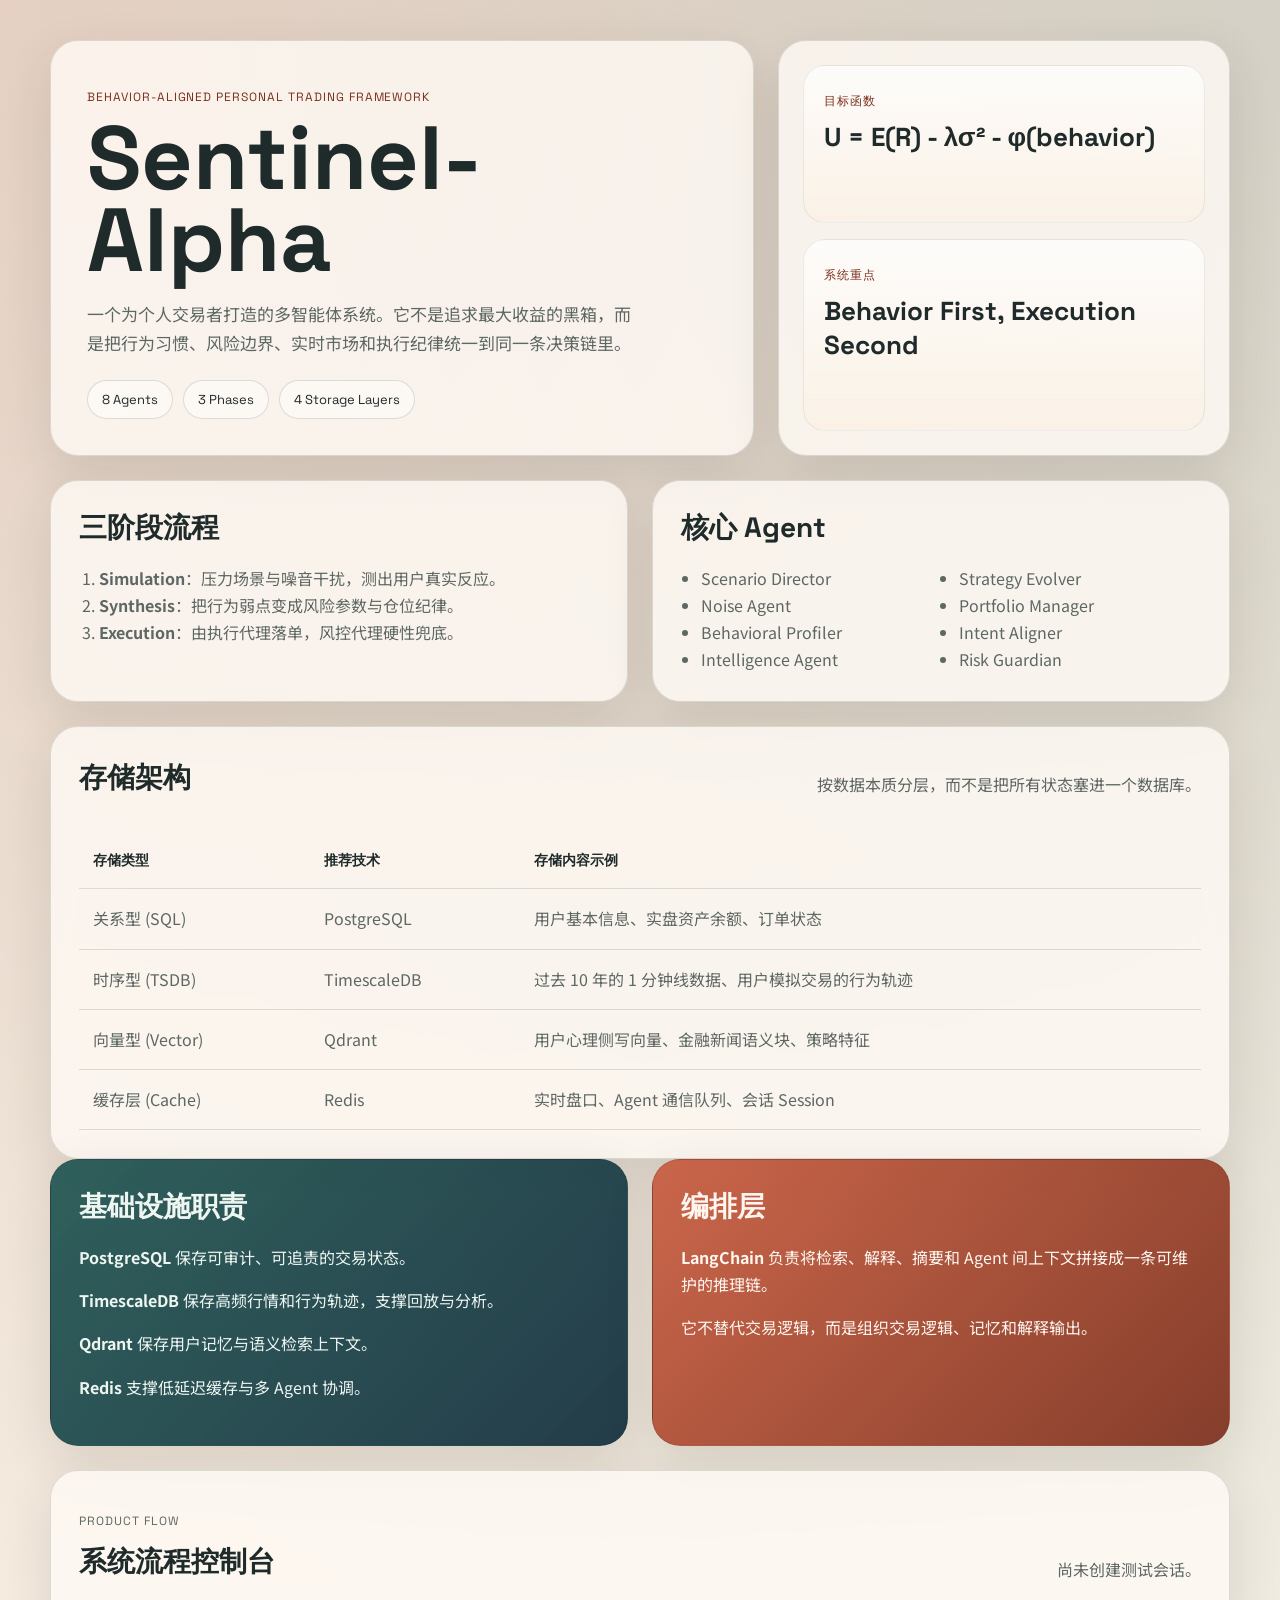
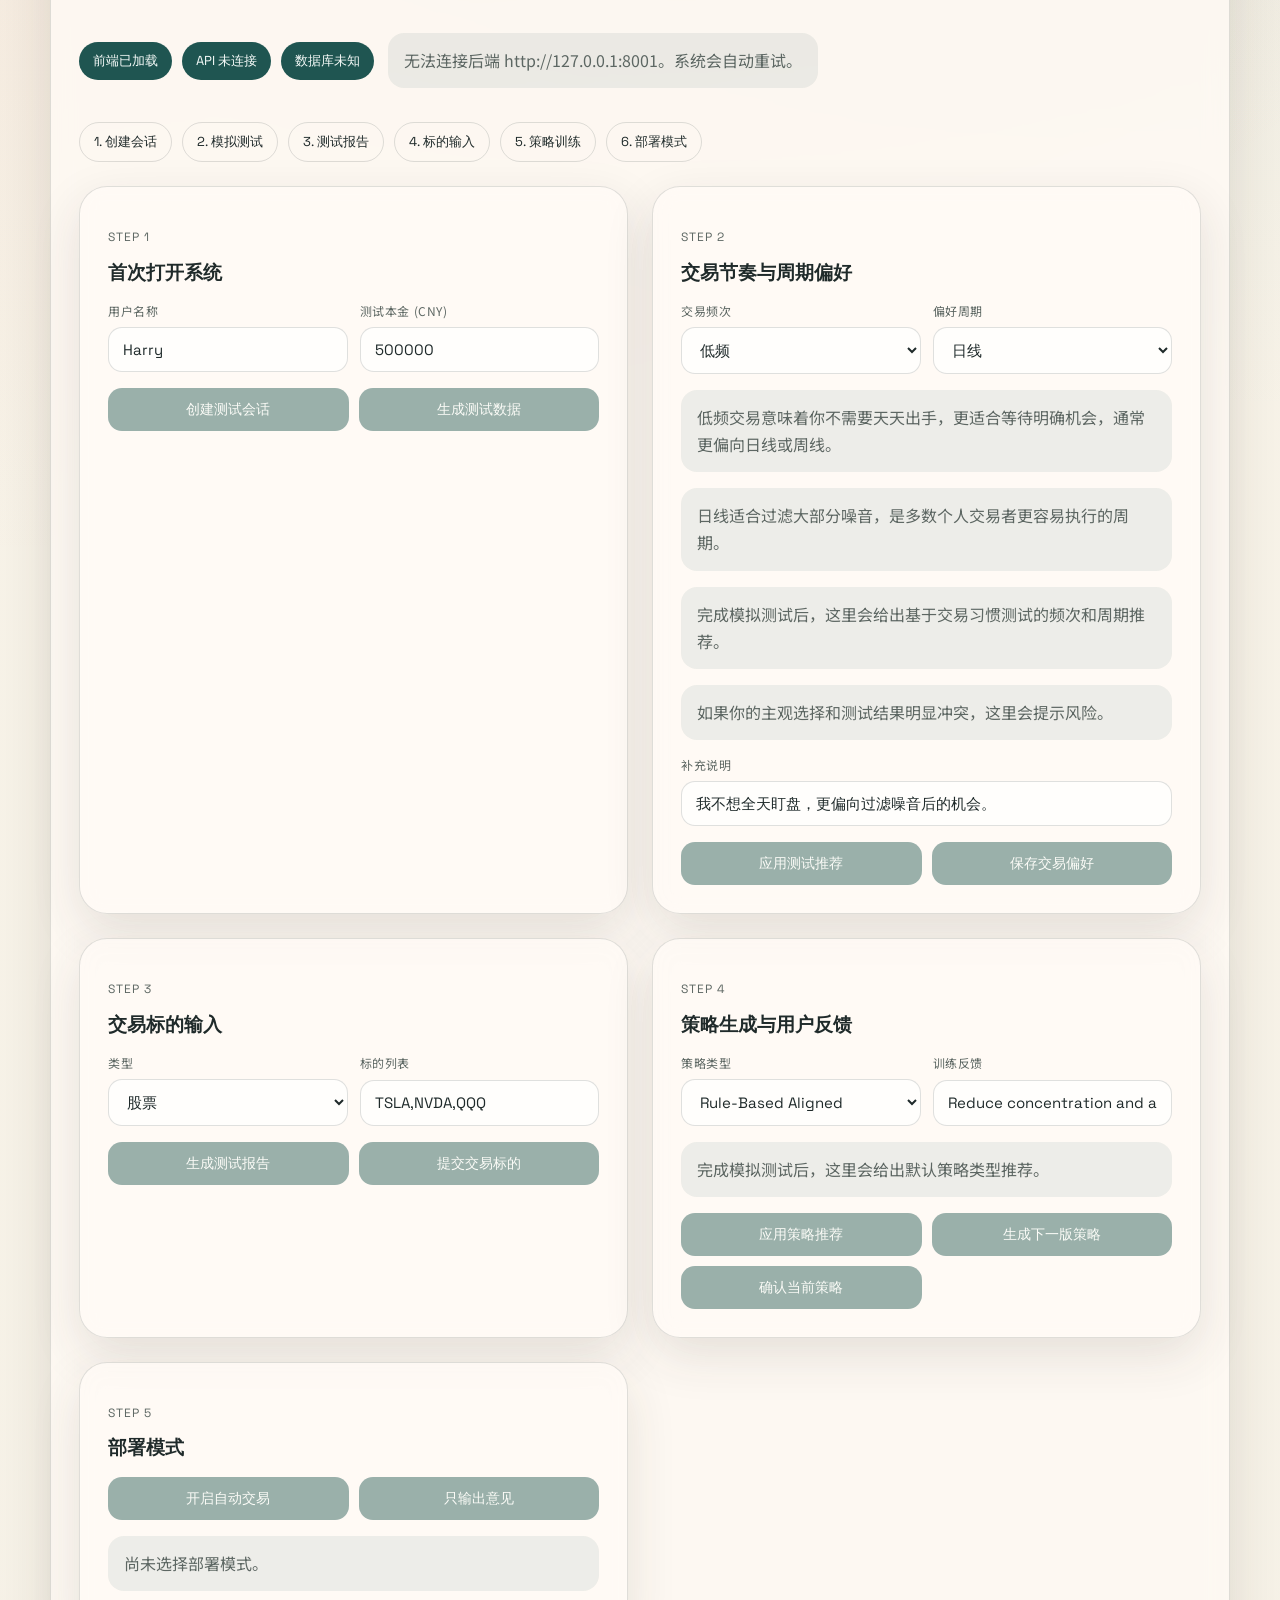
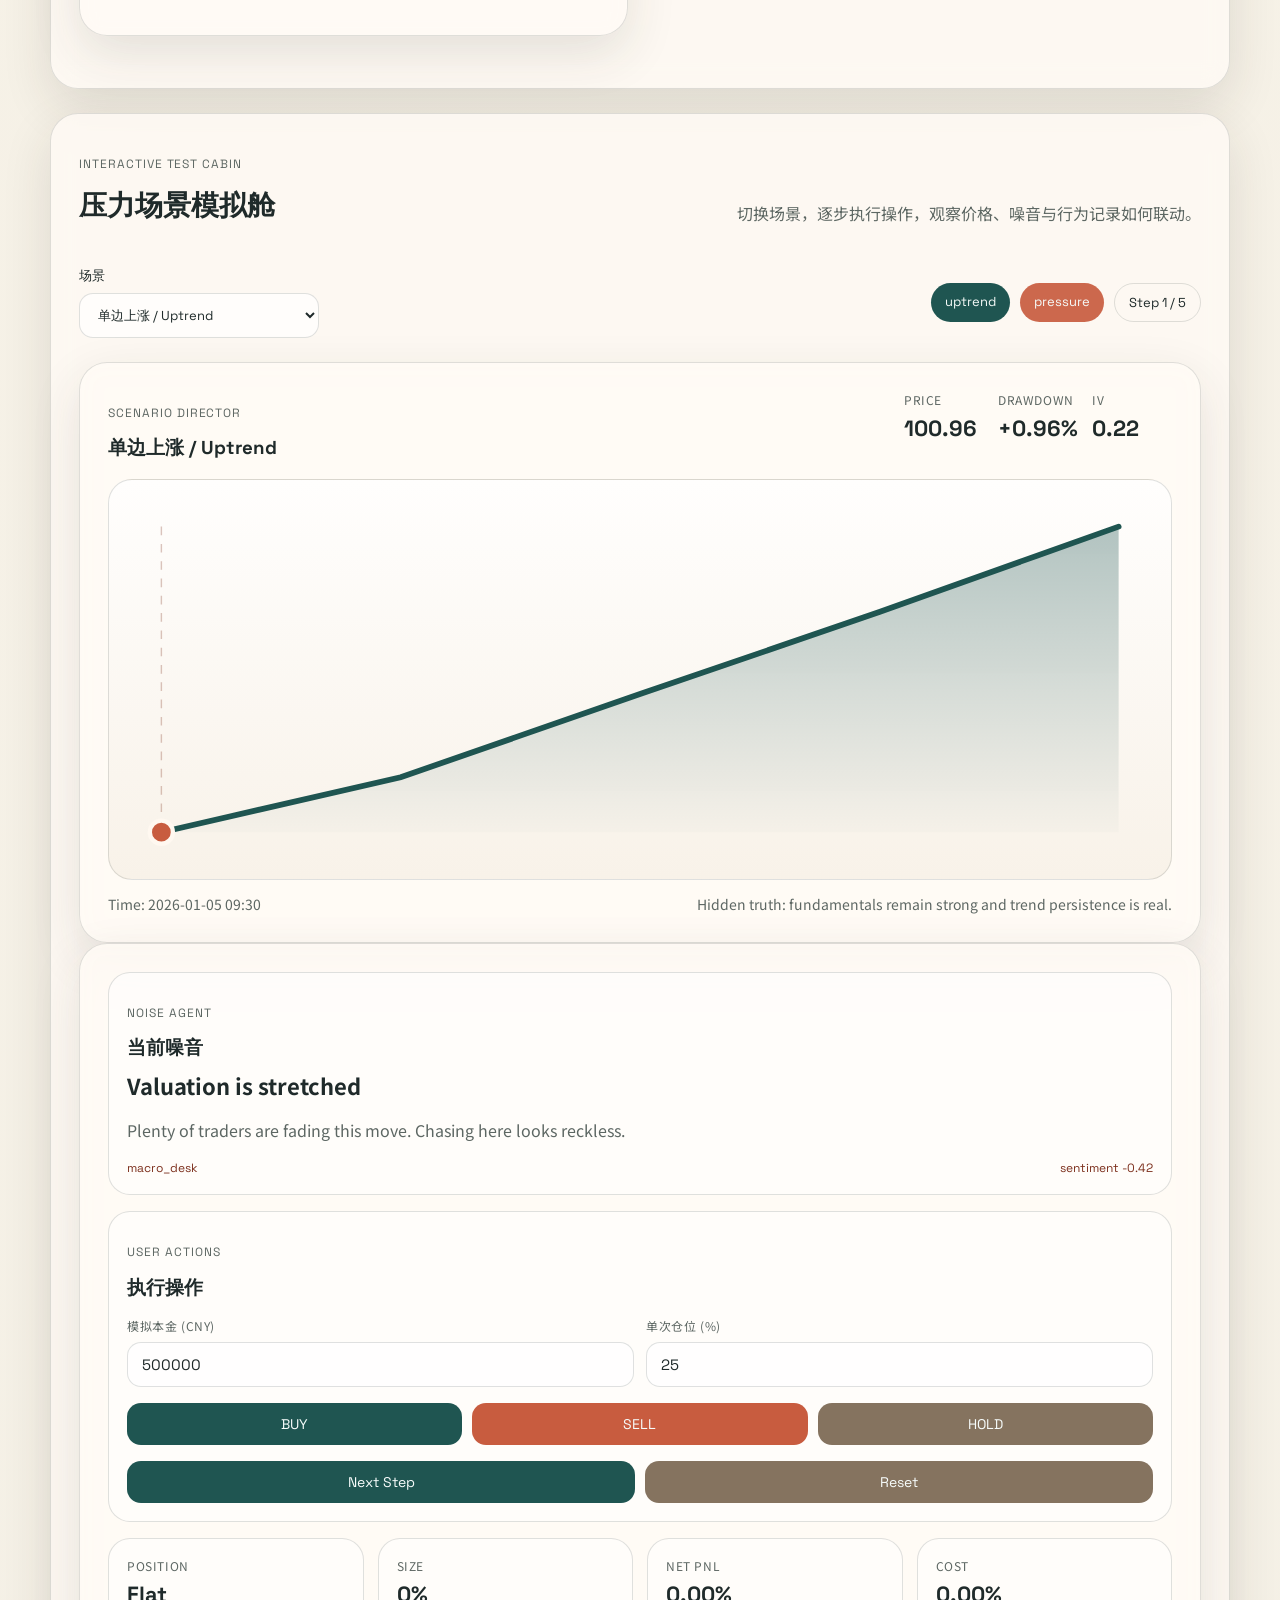
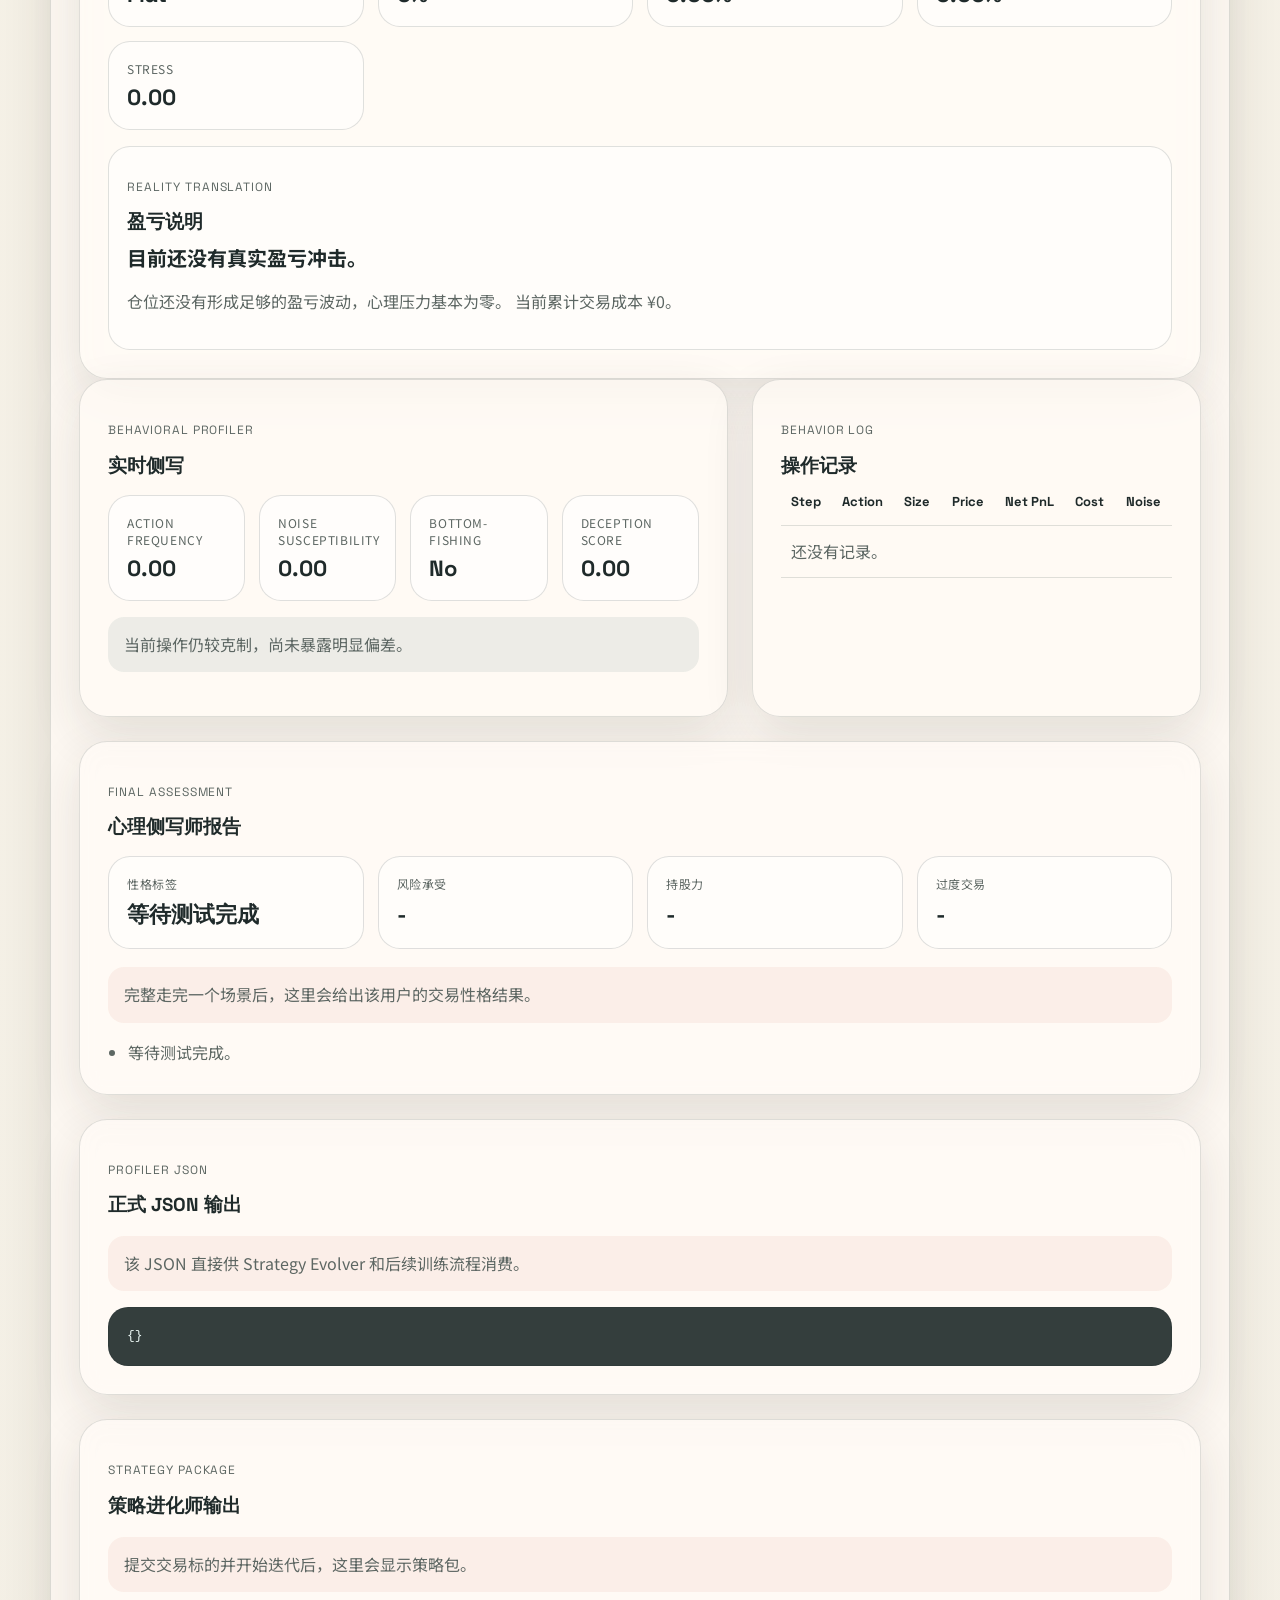
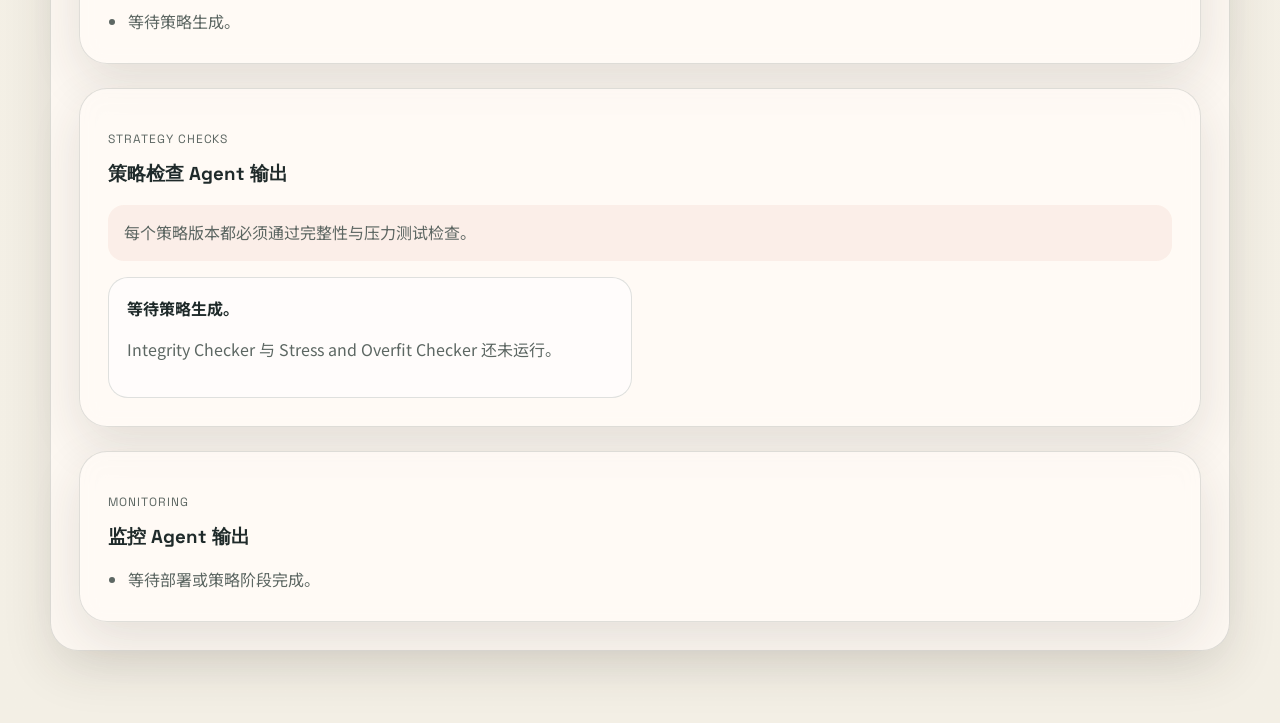
<file: web/index.html>
<!DOCTYPE html>
<html lang="zh-CN">
<head>
  <meta charset="UTF-8" />
  <meta name="viewport" content="width=device-width, initial-scale=1.0" />
  <title>Sentinel-Alpha</title>
  <link rel="preconnect" href="https://fonts.googleapis.com" />
  <link rel="preconnect" href="https://fonts.gstatic.com" crossorigin />
  <link href="https://fonts.googleapis.com/css2?family=Space+Grotesk:wght@400;500;700&family=Noto+Sans+SC:wght@400;500;700&display=swap" rel="stylesheet" />
  <link rel="stylesheet" href="styles.css" />
</head>
<body>
  <main class="page">
    <section class="hero">
      <div class="hero-copy">
        <p class="eyebrow">Behavior-Aligned Personal Trading Framework</p>
        <h1>Sentinel-Alpha</h1>
        <p class="hero-text">
          一个为个人交易者打造的多智能体系统。它不是追求最大收益的黑箱，而是把行为习惯、风险边界、实时市场和执行纪律统一到同一条决策链里。
        </p>
        <div class="hero-tags">
          <span>8 Agents</span>
          <span>3 Phases</span>
          <span>4 Storage Layers</span>
        </div>
      </div>
      <div class="hero-panel">
        <div class="metric-card">
          <span class="metric-label">目标函数</span>
          <strong>U = E(R) - λσ² - φ(behavior)</strong>
        </div>
        <div class="metric-card">
          <span class="metric-label">系统重点</span>
          <strong>Behavior First, Execution Second</strong>
        </div>
      </div>
    </section>

    <section class="grid two-up">
      <article class="panel">
        <h2>三阶段流程</h2>
        <ol class="flow-list">
          <li><strong>Simulation</strong>：压力场景与噪音干扰，测出用户真实反应。</li>
          <li><strong>Synthesis</strong>：把行为弱点变成风险参数与仓位纪律。</li>
          <li><strong>Execution</strong>：由执行代理落单，风控代理硬性兜底。</li>
        </ol>
      </article>
      <article class="panel">
        <h2>核心 Agent</h2>
        <ul class="agent-list">
          <li>Scenario Director</li>
          <li>Noise Agent</li>
          <li>Behavioral Profiler</li>
          <li>Intelligence Agent</li>
          <li>Strategy Evolver</li>
          <li>Portfolio Manager</li>
          <li>Intent Aligner</li>
          <li>Risk Guardian</li>
        </ul>
      </article>
    </section>

    <section class="panel">
      <div class="section-head">
        <h2>存储架构</h2>
        <p>按数据本质分层，而不是把所有状态塞进一个数据库。</p>
      </div>
      <div class="storage-table-wrap">
        <table class="storage-table">
          <thead>
            <tr>
              <th>存储类型</th>
              <th>推荐技术</th>
              <th>存储内容示例</th>
            </tr>
          </thead>
          <tbody>
            <tr>
              <td>关系型 (SQL)</td>
              <td>PostgreSQL</td>
              <td>用户基本信息、实盘资产余额、订单状态</td>
            </tr>
            <tr>
              <td>时序型 (TSDB)</td>
              <td>TimescaleDB</td>
              <td>过去 10 年的 1 分钟线数据、用户模拟交易的行为轨迹</td>
            </tr>
            <tr>
              <td>向量型 (Vector)</td>
              <td>Qdrant</td>
              <td>用户心理侧写向量、金融新闻语义块、策略特征</td>
            </tr>
            <tr>
              <td>缓存层 (Cache)</td>
              <td>Redis</td>
              <td>实时盘口、Agent 通信队列、会话 Session</td>
            </tr>
          </tbody>
        </table>
      </div>
    </section>

    <section class="grid architecture-grid">
      <article class="panel accent">
        <h2>基础设施职责</h2>
        <p><strong>PostgreSQL</strong> 保存可审计、可追责的交易状态。</p>
        <p><strong>TimescaleDB</strong> 保存高频行情和行为轨迹，支撑回放与分析。</p>
        <p><strong>Qdrant</strong> 保存用户记忆与语义检索上下文。</p>
        <p><strong>Redis</strong> 支撑低延迟缓存与多 Agent 协调。</p>
      </article>
      <article class="panel accent-soft">
        <h2>编排层</h2>
        <p><strong>LangChain</strong> 负责将检索、解释、摘要和 Agent 间上下文拼接成一条可维护的推理链。</p>
        <p>它不替代交易逻辑，而是组织交易逻辑、记忆和解释输出。</p>
      </article>
    </section>

    <section class="panel workflow-panel">
      <div class="section-head">
        <div>
          <p class="eyebrow">Product Flow</p>
          <h2>系统流程控制台</h2>
        </div>
        <p id="session-status">尚未创建测试会话。</p>
      </div>
      <div class="api-status-bar">
        <div class="chip-row">
          <span class="status-chip outline-chip" id="frontend-status-chip">前端未检测</span>
          <span class="status-chip outline-chip" id="api-status-chip">API 未检测</span>
          <span class="status-chip outline-chip" id="database-status-chip">数据库未检测</span>
        </div>
        <p class="profiler-note" id="api-status-note">页面加载后会自动检查前端、API 与数据库状态。</p>
      </div>
      <div class="chip-row flow-steps">
        <span class="status-chip outline-chip" id="flow-created">1. 创建会话</span>
        <span class="status-chip outline-chip" id="flow-sim">2. 模拟测试</span>
        <span class="status-chip outline-chip" id="flow-report">3. 测试报告</span>
        <span class="status-chip outline-chip" id="flow-universe">4. 标的输入</span>
        <span class="status-chip outline-chip" id="flow-strategy">5. 策略训练</span>
        <span class="status-chip outline-chip" id="flow-deploy">6. 部署模式</span>
      </div>
      <div class="workflow-grid">
        <article class="panel">
          <p class="eyebrow">Step 1</p>
          <h3>首次打开系统</h3>
          <div class="trade-config">
            <label class="config-field">
              <span>用户名称</span>
              <input id="user-name-input" type="text" value="Harry" />
            </label>
            <label class="config-field">
              <span>测试本金 (CNY)</span>
              <input id="starting-capital-input" type="number" min="10000" step="10000" value="500000" />
            </label>
          </div>
          <div class="action-buttons secondary">
            <button id="create-session">创建测试会话</button>
            <button id="generate-scenarios">生成测试数据</button>
          </div>
        </article>
        <article class="panel">
          <p class="eyebrow">Step 2</p>
          <h3>交易节奏与周期偏好</h3>
          <div class="trade-config">
            <label class="config-field">
              <span>交易频次</span>
              <select id="frequency-input">
                <option value="low">低频</option>
                <option value="medium">中频</option>
                <option value="high">高频</option>
              </select>
            </label>
            <label class="config-field">
              <span>偏好周期</span>
              <select id="timeframe-input"></select>
            </label>
          </div>
          <p class="profiler-note" id="frequency-note">低频更强调等待和耐心，通常更适合日线或周线。</p>
          <p class="profiler-note" id="timeframe-note">请先选一个你真正愿意执行的观察周期，而不是笼统地说“有机会就交易”。</p>
          <p class="profiler-note" id="recommendation-note">完成模拟测试后，这里会给出基于交易习惯测试的频次和周期推荐。</p>
          <p class="profiler-note" id="preference-conflict-note">如果你的主观选择和测试结果明显冲突，这里会提示风险。</p>
          <label class="config-field">
            <span>补充说明</span>
            <input id="preference-rationale-input" type="text" value="我不想全天盯盘，更偏向过滤噪音后的机会。" />
          </label>
          <div class="action-buttons secondary">
            <button id="apply-recommendation">应用测试推荐</button>
            <button id="save-preferences">保存交易偏好</button>
          </div>
        </article>
      </div>

      <div class="workflow-grid">
        <article class="panel">
          <p class="eyebrow">Step 3</p>
          <h3>交易标的输入</h3>
          <div class="trade-config">
            <label class="config-field">
              <span>类型</span>
              <select id="universe-type-input">
                <option value="stocks">股票</option>
                <option value="etfs">ETF</option>
                <option value="sector">板块</option>
              </select>
            </label>
            <label class="config-field">
              <span>标的列表</span>
              <input id="universe-symbols-input" type="text" value="TSLA,NVDA,QQQ" />
            </label>
          </div>
          <div class="action-buttons secondary">
            <button id="complete-simulation">生成测试报告</button>
            <button id="submit-universe">提交交易标的</button>
          </div>
        </article>
        <article class="panel">
          <p class="eyebrow">Step 4</p>
          <h3>策略生成与用户反馈</h3>
          <div class="trade-config">
            <label class="config-field">
              <span>策略类型</span>
              <select id="strategy-type-input">
                <option value="rule_based_aligned">Rule-Based Aligned</option>
                <option value="trend_following_aligned">Trend Following Aligned</option>
                <option value="mean_reversion_aligned">Mean Reversion Aligned</option>
              </select>
            </label>
            <label class="config-field">
              <span>训练反馈</span>
              <input id="strategy-feedback-input" type="text" value="Reduce concentration and avoid earnings week." />
            </label>
          </div>
          <p class="profiler-note" id="strategy-recommendation-note">完成模拟测试后，这里会给出默认策略类型推荐。</p>
          <div class="action-buttons secondary">
            <button id="apply-strategy-recommendation">应用策略推荐</button>
            <button id="iterate-strategy">生成下一版策略</button>
            <button id="approve-strategy">确认当前策略</button>
          </div>
        </article>
      </div>

      <div class="workflow-grid">
        <article class="panel">
          <p class="eyebrow">Step 5</p>
          <h3>部署模式</h3>
          <div class="action-buttons secondary">
            <button id="set-autonomous">开启自动交易</button>
            <button id="set-advice-only">只输出意见</button>
          </div>
          <p class="profiler-note" id="deployment-note">尚未选择部署模式。</p>
        </article>
      </div>
    </section>

    <section class="panel simulator-panel" id="simulator-section">
      <div class="section-head simulator-head">
        <div>
          <p class="eyebrow">Interactive Test Cabin</p>
          <h2>压力场景模拟舱</h2>
        </div>
        <p>切换场景，逐步执行操作，观察价格、噪音与行为记录如何联动。</p>
      </div>

      <div class="simulator-toolbar">
        <label class="scenario-picker">
          <span>场景</span>
          <select id="scenario-select"></select>
        </label>
        <div class="chip-row">
          <span class="status-chip" id="playbook-chip">Playbook</span>
          <span class="status-chip muted-chip" id="cohort-chip">Pressure</span>
          <span class="status-chip outline-chip" id="step-chip">Step 1</span>
        </div>
      </div>

      <div class="simulator-grid">
        <article class="panel simulation-stage">
          <div class="chart-head">
            <div>
              <p class="eyebrow">Scenario Director</p>
              <h3 id="scenario-title">Scenario</h3>
            </div>
            <div class="stage-stats">
              <div>
                <span>Price</span>
                <strong id="current-price">-</strong>
              </div>
              <div>
                <span>Drawdown</span>
                <strong id="current-drawdown">-</strong>
              </div>
              <div>
                <span>IV</span>
                <strong id="current-iv">-</strong>
              </div>
            </div>
          </div>
          <div class="chart-shell">
            <svg id="price-chart" viewBox="0 0 720 260" role="img" aria-label="Price chart"></svg>
          </div>
          <div class="timeline-meta">
            <span id="current-time">-</span>
            <span id="current-truth">-</span>
          </div>
        </article>

        <article class="panel control-panel">
          <div class="noise-card">
            <p class="eyebrow">Noise Agent</p>
            <h3>当前噪音</h3>
            <strong id="noise-headline">暂无</strong>
            <p id="noise-body">切换到某个场景后，噪音诱导会在这里同步显示。</p>
            <div class="noise-meta">
              <span id="noise-channel">channel</span>
              <span id="noise-sentiment">sentiment</span>
            </div>
          </div>

          <div class="action-card">
            <p class="eyebrow">User Actions</p>
            <h3>执行操作</h3>
            <div class="trade-config">
              <label class="config-field">
                <span>模拟本金 (CNY)</span>
                <input id="capital-input" type="number" min="10000" step="10000" value="500000" />
              </label>
              <label class="config-field">
                <span>单次仓位 (%)</span>
                <input id="position-input" type="number" min="1" max="100" step="1" value="25" />
              </label>
            </div>
            <div class="action-buttons">
              <button data-action="BUY">BUY</button>
              <button data-action="SELL">SELL</button>
              <button data-action="HOLD">HOLD</button>
            </div>
            <div class="action-buttons secondary">
              <button id="next-step">Next Step</button>
              <button id="reset-sim">Reset</button>
            </div>
          </div>

          <div class="metric-strip">
            <div class="mini-metric">
              <span>Position</span>
              <strong id="position-state">Flat</strong>
            </div>
            <div class="mini-metric">
              <span>Size</span>
              <strong id="size-state">0%</strong>
            </div>
            <div class="mini-metric">
              <span>Net PnL</span>
              <strong id="pnl-state">0.00%</strong>
            </div>
            <div class="mini-metric">
              <span>Cost</span>
              <strong id="cost-state">0.00%</strong>
            </div>
            <div class="mini-metric">
              <span>Stress</span>
              <strong id="stress-state">0.00</strong>
            </div>
          </div>

          <div class="impact-card">
            <p class="eyebrow">Reality Translation</p>
            <h3>盈亏说明</h3>
            <strong id="impact-headline">目前还没有真实盈亏冲击。</strong>
            <p id="impact-body">开仓后，这里会把盈亏换算成更直观的现实语义，比如一部手机、一辆车或一套房。</p>
          </div>
        </article>
      </div>

      <div class="grid simulation-bottom">
        <article class="panel">
          <p class="eyebrow">Behavioral Profiler</p>
          <h3>实时侧写</h3>
          <div class="profile-grid">
            <div class="profile-item">
              <span>Action Frequency</span>
              <strong id="action-frequency">0.00</strong>
            </div>
            <div class="profile-item">
              <span>Noise Susceptibility</span>
              <strong id="noise-score">0.00</strong>
            </div>
            <div class="profile-item">
              <span>Bottom-Fishing</span>
              <strong id="bottom-fishing">No</strong>
            </div>
            <div class="profile-item">
              <span>Deception Score</span>
              <strong id="deception-score">0.00</strong>
            </div>
          </div>
          <p class="profiler-note" id="profiler-note">等待用户操作。</p>
        </article>

        <article class="panel">
          <p class="eyebrow">Behavior Log</p>
          <h3>操作记录</h3>
          <div class="log-table-wrap">
            <table class="log-table">
              <thead>
                <tr>
                  <th>Step</th>
                  <th>Action</th>
                  <th>Size</th>
                  <th>Price</th>
                  <th>Net PnL</th>
                  <th>Cost</th>
                  <th>Noise</th>
                </tr>
              </thead>
              <tbody id="log-body">
                <tr>
                  <td colspan="7">还没有记录。</td>
                </tr>
              </tbody>
            </table>
          </div>
        </article>
      </div>

      <article class="panel result-panel">
        <p class="eyebrow">Final Assessment</p>
        <h3>心理侧写师报告</h3>
        <div class="result-summary">
          <div class="result-card">
            <span>性格标签</span>
            <strong id="result-archetype">等待测试完成</strong>
          </div>
          <div class="result-card">
            <span>风险承受</span>
            <strong id="result-risk">-</strong>
          </div>
          <div class="result-card">
            <span>持股力</span>
            <strong id="result-hold">-</strong>
          </div>
          <div class="result-card">
            <span>过度交易</span>
            <strong id="result-overtrade">-</strong>
          </div>
        </div>
        <p class="result-note" id="result-note">完整走完一个场景后，这里会给出该用户的交易性格结果。</p>
        <ul class="result-list" id="result-list">
          <li>等待测试完成。</li>
        </ul>
      </article>

      <article class="panel result-panel">
        <p class="eyebrow">Profiler JSON</p>
        <h3>正式 JSON 输出</h3>
        <p class="result-note">该 JSON 直接供 Strategy Evolver 和后续训练流程消费。</p>
        <pre class="json-panel" id="profiler-json-panel">{}</pre>
      </article>

      <article class="panel result-panel">
        <p class="eyebrow">Strategy Package</p>
        <h3>策略进化师输出</h3>
        <p class="result-note" id="strategy-note">提交交易标的并开始迭代后，这里会显示策略包。</p>
        <ul class="result-list" id="strategy-list">
          <li>等待策略生成。</li>
        </ul>
      </article>

      <article class="panel result-panel">
        <p class="eyebrow">Strategy Checks</p>
        <h3>策略检查 Agent 输出</h3>
        <p class="result-note" id="check-note">每个策略版本都必须通过完整性与压力测试检查。</p>
        <div class="check-grid" id="check-grid">
          <div class="check-card">
            <strong>等待策略生成。</strong>
            <p>Integrity Checker 与 Stress and Overfit Checker 还未运行。</p>
          </div>
        </div>
      </article>

      <article class="panel result-panel">
        <p class="eyebrow">Monitoring</p>
        <h3>监控 Agent 输出</h3>
        <ul class="result-list" id="monitor-list">
          <li>等待部署或策略阶段完成。</li>
        </ul>
      </article>
    </section>
  </main>
  <script src="script.js"></script>
</body>
</html>
</file>
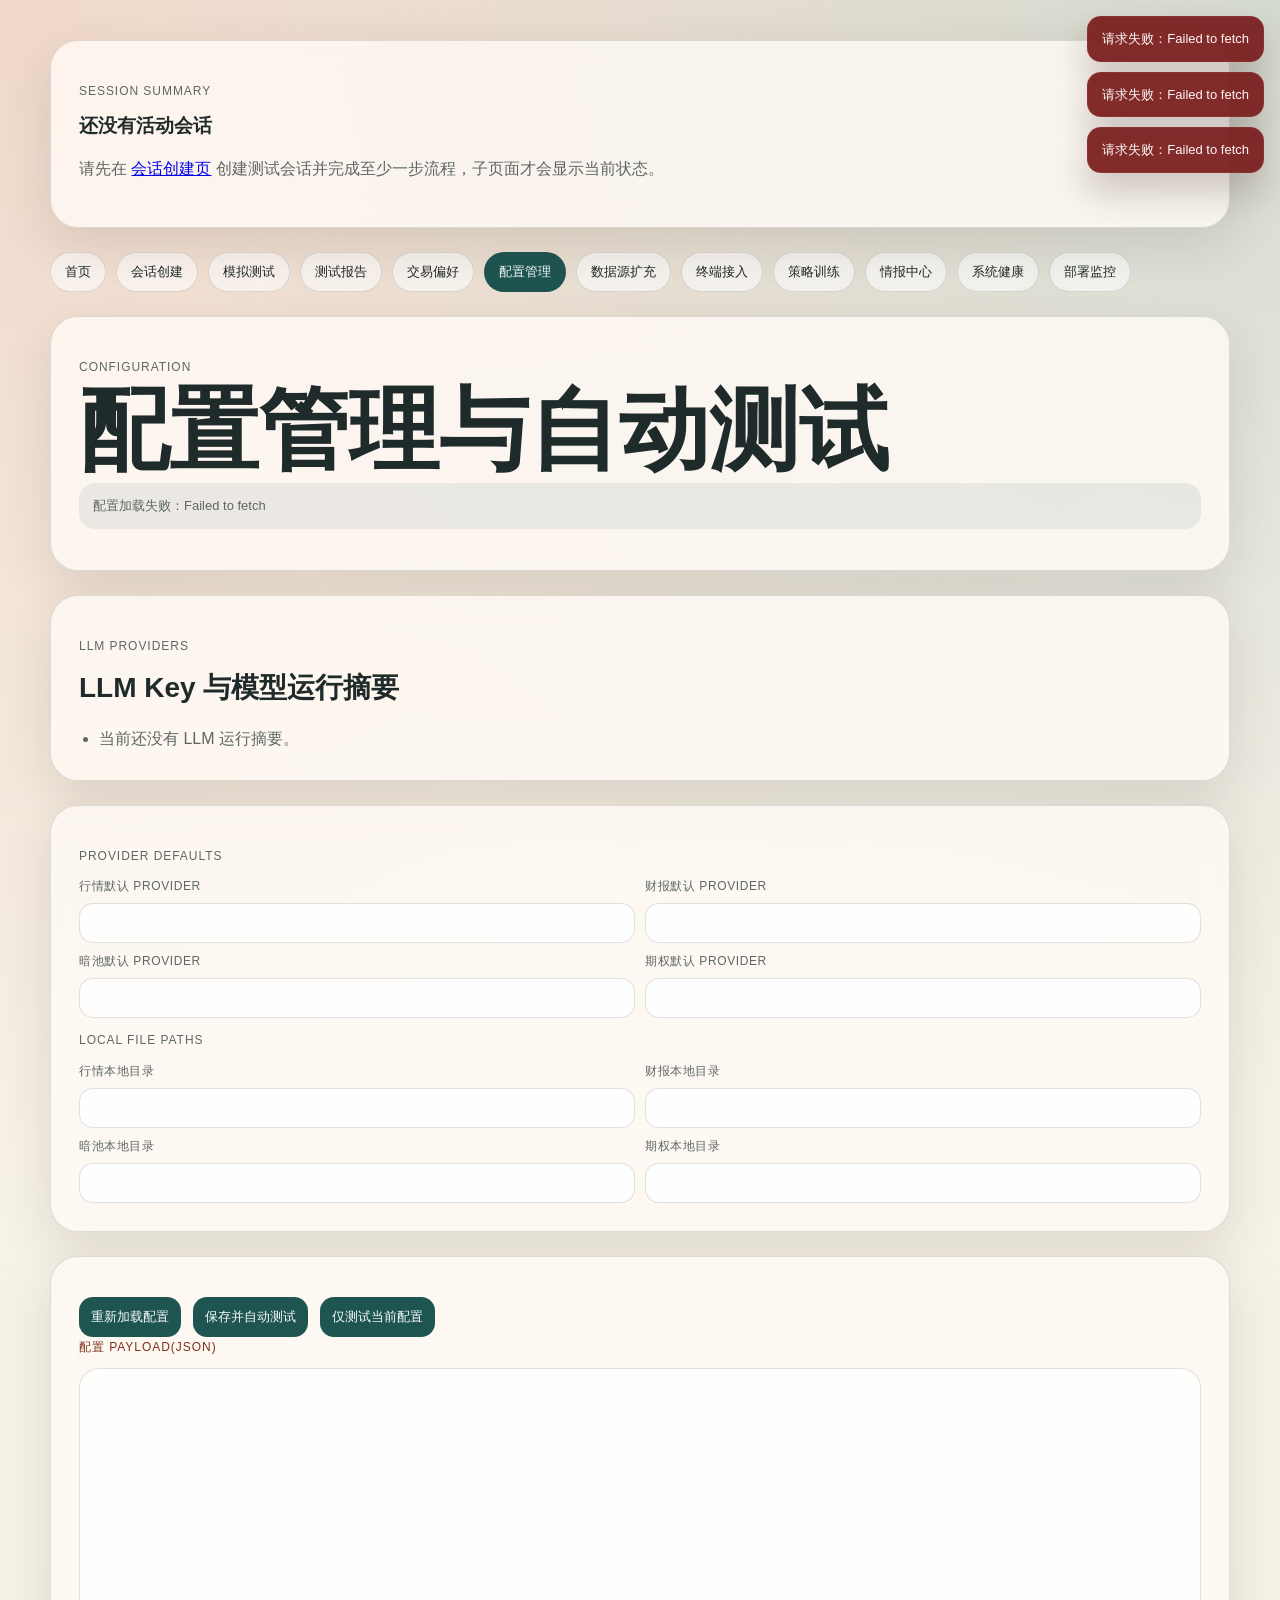
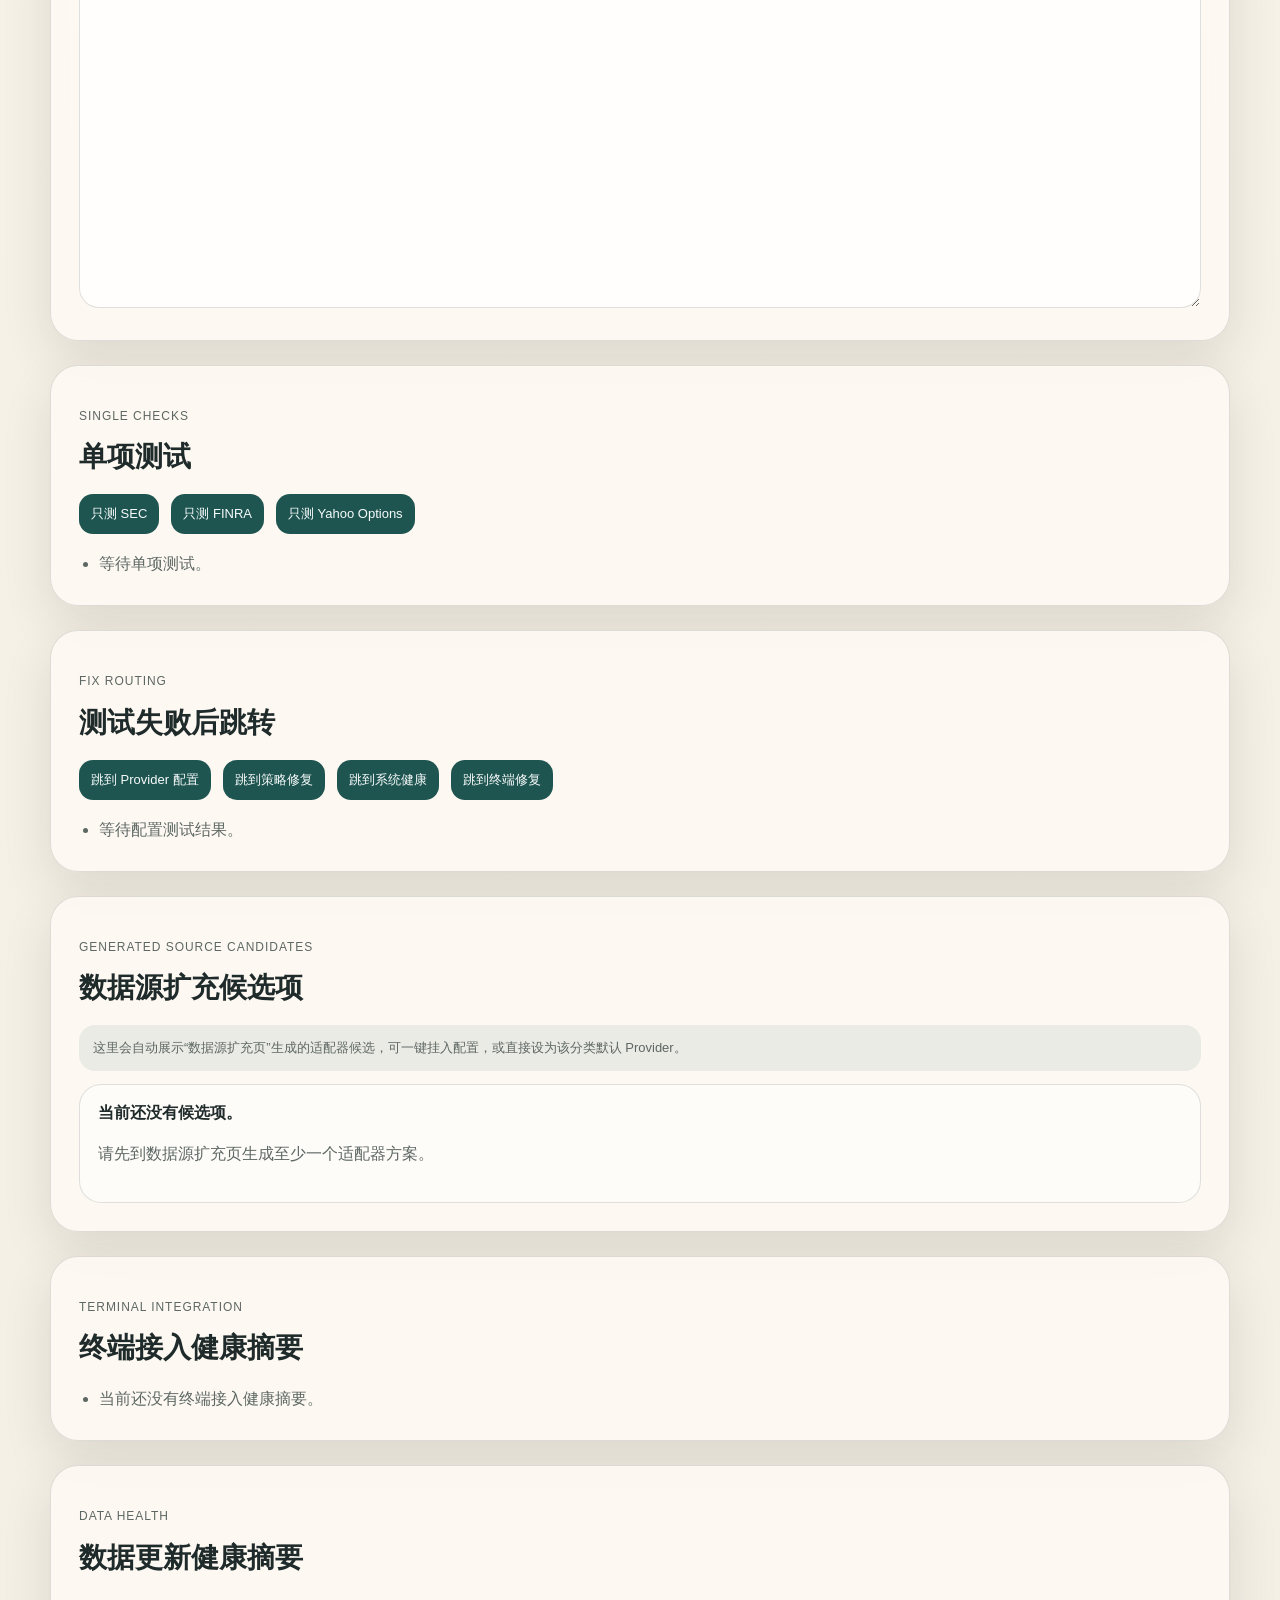
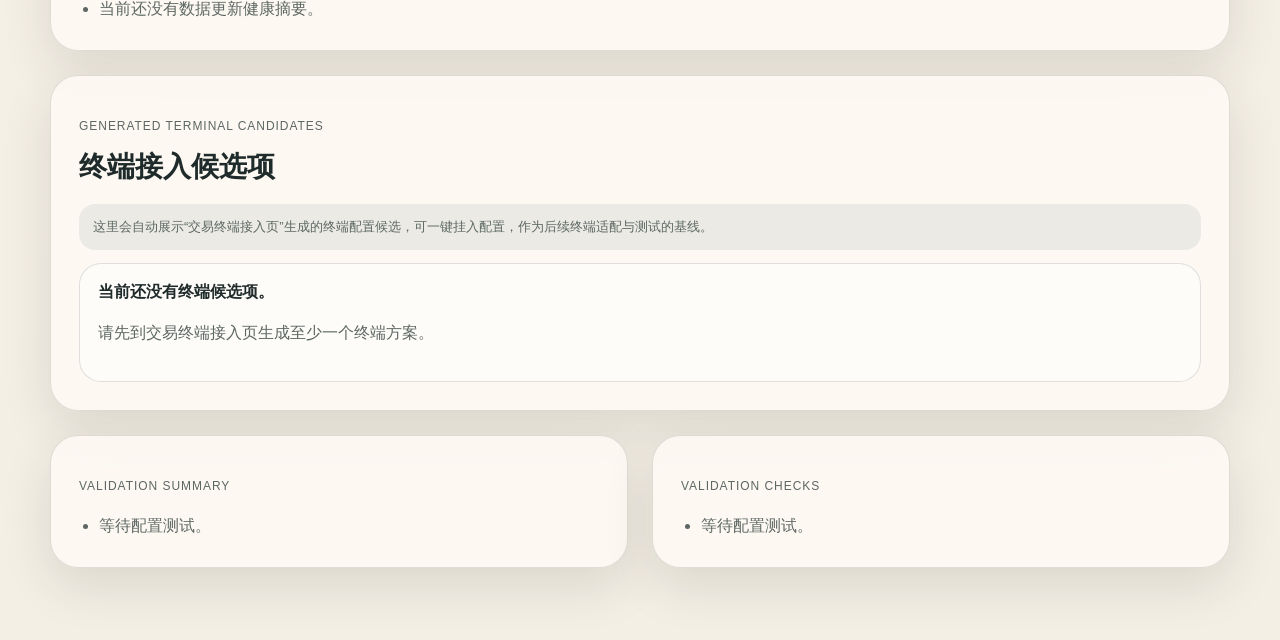
<file: src/sentinel_alpha/webapp/static/pages/configuration.html>
<!doctype html>
<html lang="zh-CN">
<head>
  <meta charset="utf-8" />
  <meta name="viewport" content="width=device-width, initial-scale=1" />
  <title>配置管理 | Sentinel-Alpha</title>
  <link rel="stylesheet" href="../styles.css" />
</head>
<body>
  <main class="page-shell">
    <section data-shell="summary"></section>
    <nav class="shell-nav" data-shell="nav"></nav>

    <section class="panel">
      <p class="eyebrow">Configuration</p>
      <h1>配置管理与自动测试</h1>
      <p class="profiler-note" id="config-note">加载当前配置中。</p>
    </section>

    <section class="panel">
      <p class="eyebrow">LLM Providers</p>
      <h2>LLM Key 与模型运行摘要</h2>
      <ul id="config-llm-health-list" class="result-list">
        <li>当前还没有 LLM 运行摘要。</li>
      </ul>
    </section>

    <section class="panel">
      <p class="eyebrow">Provider Defaults</p>
      <div class="trade-config">
        <label class="config-field">
          <span>行情默认 Provider</span>
          <input id="cfg-market-default" type="text" value="" />
        </label>
        <label class="config-field">
          <span>财报默认 Provider</span>
          <input id="cfg-fundamentals-default" type="text" value="" />
        </label>
        <label class="config-field">
          <span>暗池默认 Provider</span>
          <input id="cfg-dark-pool-default" type="text" value="" />
        </label>
        <label class="config-field">
          <span>期权默认 Provider</span>
          <input id="cfg-options-default" type="text" value="" />
        </label>
      </div>
      <p class="eyebrow">Local File Paths</p>
      <div class="trade-config">
        <label class="config-field">
          <span>行情本地目录</span>
          <input id="cfg-market-local-path" type="text" value="" />
        </label>
        <label class="config-field">
          <span>财报本地目录</span>
          <input id="cfg-fundamentals-local-path" type="text" value="" />
        </label>
        <label class="config-field">
          <span>暗池本地目录</span>
          <input id="cfg-dark-pool-local-path" type="text" value="" />
        </label>
        <label class="config-field">
          <span>期权本地目录</span>
          <input id="cfg-options-local-path" type="text" value="" />
        </label>
      </div>
    </section>

    <section class="panel">
      <div class="button-row">
        <button id="reload-config">重新加载配置</button>
        <button id="save-config">保存并自动测试</button>
        <button id="test-config">仅测试当前配置</button>
      </div>
      <label for="config-editor" class="eyebrow">配置 Payload(JSON)</label>
      <textarea id="config-editor" class="config-editor" spellcheck="false"></textarea>
    </section>

    <section class="panel">
      <p class="eyebrow">Single Checks</p>
      <h2>单项测试</h2>
      <div class="button-row">
        <button id="test-sec-provider">只测 SEC</button>
        <button id="test-finra-provider">只测 FINRA</button>
        <button id="test-yahoo-options-provider">只测 Yahoo Options</button>
      </div>
      <ul id="config-single-test-results" class="result-list">
        <li>等待单项测试。</li>
      </ul>
    </section>

    <section class="panel">
      <p class="eyebrow">Fix Routing</p>
      <h2>测试失败后跳转</h2>
      <div class="button-row">
        <button id="jump-config-to-providers">跳到 Provider 配置</button>
        <button id="jump-config-to-strategy">跳到策略修复</button>
        <button id="jump-config-to-health">跳到系统健康</button>
        <button id="jump-config-to-terminal">跳到终端修复</button>
      </div>
      <ul id="config-fix-routing-list" class="result-list">
        <li>等待配置测试结果。</li>
      </ul>
    </section>

    <section class="panel">
      <p class="eyebrow">Generated Source Candidates</p>
      <h2>数据源扩充候选项</h2>
      <p class="profiler-note">这里会自动展示“数据源扩充页”生成的适配器候选，可一键挂入配置，或直接设为该分类默认 Provider。</p>
      <div id="config-generated-candidates" class="candidate-grid">
        <article class="candidate-card">
          <strong>当前还没有候选项。</strong>
          <p>请先到数据源扩充页生成至少一个适配器方案。</p>
        </article>
      </div>
    </section>

    <section class="panel">
      <p class="eyebrow">Terminal Integration</p>
      <h2>终端接入健康摘要</h2>
      <ul id="config-terminal-health-list" class="result-list">
        <li>当前还没有终端接入健康摘要。</li>
      </ul>
    </section>

    <section class="panel">
      <p class="eyebrow">Data Health</p>
      <h2>数据更新健康摘要</h2>
      <ul id="config-data-health-list" class="result-list">
        <li>当前还没有数据更新健康摘要。</li>
      </ul>
    </section>

    <section class="panel">
      <p class="eyebrow">Generated Terminal Candidates</p>
      <h2>终端接入候选项</h2>
      <p class="profiler-note">这里会自动展示“交易终端接入页”生成的终端配置候选，可一键挂入配置，作为后续终端适配与测试的基线。</p>
      <div id="config-terminal-candidates" class="candidate-grid">
        <article class="candidate-card">
          <strong>当前还没有终端候选项。</strong>
          <p>请先到交易终端接入页生成至少一个终端方案。</p>
        </article>
      </div>
    </section>

    <section class="two-column-grid">
      <section class="panel">
        <p class="eyebrow">Validation Summary</p>
        <ul id="config-validation-summary" class="result-list">
          <li>等待配置测试。</li>
        </ul>
      </section>
      <section class="panel">
        <p class="eyebrow">Validation Checks</p>
        <ul id="config-validation-checks" class="result-list">
          <li>等待配置测试。</li>
        </ul>
      </section>
    </section>
  </main>
  <script src="../session-shell.js"></script>
  <script src="../page-configuration.js"></script>
</body>
</html>
</file>
<file: web/styles.css>
:root {
  --bg: #f3efe5;
  --panel: rgba(255, 251, 245, 0.8);
  --ink: #1f2a2a;
  --muted: #5d6763;
  --line: rgba(31, 42, 42, 0.14);
  --accent: #c85c3f;
  --accent-deep: #7c2f1c;
  --sand: #dfc9a2;
  --teal: #1f5551;
  --shadow: 0 18px 50px rgba(50, 42, 31, 0.12);
}

* {
  box-sizing: border-box;
}

body {
  margin: 0;
  font-family: "Noto Sans SC", sans-serif;
  color: var(--ink);
  background:
    radial-gradient(circle at top left, rgba(200, 92, 63, 0.18), transparent 30%),
    radial-gradient(circle at top right, rgba(31, 85, 81, 0.16), transparent 28%),
    linear-gradient(180deg, #f8f3e8 0%, var(--bg) 100%);
}

.page {
  width: min(1180px, calc(100% - 32px));
  margin: 0 auto;
  padding: 40px 0 72px;
}

.hero,
.grid,
.panel {
  animation: rise 0.7s ease both;
}

.hero {
  display: grid;
  grid-template-columns: 1.4fr 0.9fr;
  gap: 24px;
  align-items: stretch;
  margin-bottom: 24px;
}

.hero-copy,
.hero-panel,
.panel {
  border: 1px solid var(--line);
  border-radius: 28px;
  background: var(--panel);
  backdrop-filter: blur(12px);
  box-shadow: var(--shadow);
}

.hero-copy {
  padding: 36px;
}

.eyebrow,
.metric-label {
  font-family: "Space Grotesk", sans-serif;
  text-transform: uppercase;
  letter-spacing: 0.08em;
  color: var(--accent-deep);
  font-size: 12px;
}

h1,
h2,
h3 {
  font-family: "Space Grotesk", sans-serif;
  margin: 0;
}

h1 {
  font-size: clamp(48px, 7vw, 92px);
  line-height: 0.92;
  margin-top: 12px;
}

h2 {
  font-size: 28px;
  margin-bottom: 18px;
}

.hero-text,
.panel p,
li,
td,
th {
  color: var(--muted);
  line-height: 1.7;
}

.hero-text {
  max-width: 62ch;
  font-size: 17px;
  margin: 18px 0 0;
}

.hero-tags {
  display: flex;
  flex-wrap: wrap;
  gap: 10px;
  margin-top: 22px;
}

.hero-tags span {
  border: 1px solid var(--line);
  border-radius: 999px;
  padding: 10px 14px;
  background: rgba(255, 255, 255, 0.45);
  font-family: "Space Grotesk", sans-serif;
  font-size: 13px;
}

.hero-panel {
  display: grid;
  gap: 16px;
  padding: 24px;
}

.metric-card {
  padding: 20px;
  border-radius: 22px;
  background: linear-gradient(180deg, rgba(255, 255, 255, 0.72), rgba(250, 241, 229, 0.88));
  border: 1px solid rgba(31, 42, 42, 0.08);
}

.metric-card strong {
  display: block;
  margin-top: 10px;
  font-family: "Space Grotesk", sans-serif;
  font-size: 26px;
  color: var(--ink);
}

.grid {
  display: grid;
  gap: 24px;
  margin-bottom: 24px;
}

.two-up,
.architecture-grid {
  grid-template-columns: repeat(2, minmax(0, 1fr));
}

.panel {
  padding: 28px;
}

.flow-list,
.agent-list {
  margin: 0;
  padding-left: 20px;
}

.agent-list {
  columns: 2;
}

.section-head {
  display: flex;
  justify-content: space-between;
  gap: 20px;
  align-items: end;
  margin-bottom: 18px;
}

.storage-table-wrap {
  overflow-x: auto;
}

.storage-table {
  width: 100%;
  border-collapse: collapse;
}

.storage-table th,
.storage-table td {
  text-align: left;
  padding: 16px 14px;
  border-bottom: 1px solid var(--line);
}

.storage-table thead th {
  color: var(--ink);
  font-family: "Space Grotesk", sans-serif;
  font-size: 14px;
}

.accent {
  background: linear-gradient(135deg, rgba(31, 85, 81, 0.92), rgba(23, 49, 64, 0.94));
}

.accent h2,
.accent p {
  color: #eef6f2;
}

.accent-soft {
  background: linear-gradient(135deg, rgba(200, 92, 63, 0.92), rgba(124, 47, 28, 0.92));
}

.accent-soft h2,
.accent-soft p {
  color: #fff6f0;
}

.simulator-panel {
  margin-top: 24px;
}

.workflow-panel {
  margin-top: 24px;
}

.flow-steps {
  margin-bottom: 24px;
}

.api-status-bar {
  display: flex;
  align-items: center;
  flex-wrap: wrap;
  gap: 14px;
  margin-bottom: 18px;
}

.button-disabled {
  opacity: 0.45;
  cursor: not-allowed;
  pointer-events: none;
}

.check-grid {
  display: grid;
  grid-template-columns: repeat(2, minmax(0, 1fr));
  gap: 16px;
}

.check-card {
  border: 1px solid var(--line);
  border-radius: 20px;
  padding: 18px;
  background: rgba(255, 255, 255, 0.68);
}

.check-head {
  display: flex;
  justify-content: space-between;
  gap: 12px;
  align-items: center;
  margin-bottom: 8px;
}

.check-summary,
.check-label,
.check-empty {
  margin: 8px 0;
}

.check-label {
  font-family: "Space Grotesk", sans-serif;
  color: var(--accent-deep);
  font-size: 12px;
  text-transform: uppercase;
  letter-spacing: 0.08em;
}

.check-list {
  margin: 8px 0 0;
  padding-left: 18px;
}

.check-pass {
  border-color: rgba(31, 85, 81, 0.18);
}

.check-warning {
  border-color: rgba(200, 92, 63, 0.3);
}

.check-fail {
  border-color: rgba(124, 47, 28, 0.38);
  background: rgba(255, 244, 240, 0.84);
}

.success-chip {
  background: var(--teal);
}

.warn-chip {
  background: #c85c3f;
}

.danger-chip {
  background: #7c2f1c;
}

.workflow-grid {
  display: grid;
  grid-template-columns: repeat(2, minmax(0, 1fr));
  gap: 24px;
  margin-bottom: 24px;
}

.simulator-head {
  margin-bottom: 24px;
}

.simulator-toolbar {
  display: flex;
  justify-content: space-between;
  gap: 18px;
  align-items: center;
  margin-bottom: 24px;
}

.scenario-picker {
  display: grid;
  gap: 8px;
  font-family: "Space Grotesk", sans-serif;
  font-size: 13px;
}

.scenario-picker select {
  min-width: 240px;
  border-radius: 14px;
  border: 1px solid var(--line);
  padding: 12px 14px;
  background: rgba(255, 255, 255, 0.65);
  color: var(--ink);
  font: inherit;
}

.config-field select {
  border-radius: 14px;
  border: 1px solid var(--line);
  padding: 12px 14px;
  background: rgba(255, 255, 255, 0.72);
  color: var(--ink);
  font-family: "Space Grotesk", sans-serif;
  font-size: 15px;
}

.chip-row {
  display: flex;
  flex-wrap: wrap;
  gap: 10px;
}

.status-chip {
  border-radius: 999px;
  padding: 10px 14px;
  background: var(--teal);
  color: #f6fbf9;
  font-family: "Space Grotesk", sans-serif;
  font-size: 13px;
}

.muted-chip {
  background: rgba(200, 92, 63, 0.92);
}

.outline-chip {
  background: transparent;
  color: var(--ink);
  border: 1px solid var(--line);
}

.simulator-grid,
.simulation-bottom {
  grid-template-columns: 1.3fr 0.9fr;
}

.simulation-stage,
.control-panel {
  background: rgba(255, 251, 245, 0.88);
}

.chart-head,
.timeline-meta,
.noise-meta,
.metric-strip,
.profile-grid {
  display: flex;
  justify-content: space-between;
  gap: 14px;
}

.chart-head {
  align-items: start;
  margin-bottom: 18px;
}

.stage-stats {
  display: grid;
  grid-template-columns: repeat(3, minmax(70px, 1fr));
  gap: 14px;
}

.stage-stats span,
.mini-metric span,
.profile-item span {
  display: block;
  color: var(--muted);
  font-size: 12px;
  text-transform: uppercase;
  letter-spacing: 0.05em;
}

.stage-stats strong,
.mini-metric strong,
.profile-item strong {
  display: block;
  margin-top: 6px;
  font-family: "Space Grotesk", sans-serif;
  font-size: 22px;
  color: var(--ink);
}

.chart-shell {
  border: 1px solid var(--line);
  border-radius: 24px;
  padding: 12px;
  background: linear-gradient(180deg, rgba(255,255,255,0.75), rgba(246,239,228,0.75));
}

#price-chart {
  width: 100%;
  height: auto;
  display: block;
}

.timeline-meta {
  margin-top: 14px;
  color: var(--muted);
  font-size: 14px;
}

.control-panel {
  display: grid;
  gap: 16px;
}

.noise-card,
.action-card,
.impact-card,
.result-card,
.mini-metric,
.profile-item {
  border: 1px solid var(--line);
  border-radius: 22px;
  background: rgba(255, 255, 255, 0.52);
  padding: 18px;
}

.noise-card strong {
  display: block;
  margin-top: 8px;
  font-size: 22px;
}

.impact-card strong {
  display: block;
  margin-top: 8px;
  font-size: 20px;
  color: var(--ink);
}

.noise-meta {
  margin-top: 14px;
  font-family: "Space Grotesk", sans-serif;
  font-size: 12px;
  color: var(--accent-deep);
}

.action-buttons {
  display: grid;
  grid-template-columns: repeat(3, minmax(0, 1fr));
  gap: 10px;
  margin-top: 16px;
}

.trade-config {
  display: grid;
  grid-template-columns: repeat(2, minmax(0, 1fr));
  gap: 12px;
  margin-top: 16px;
}

.config-field {
  display: grid;
  gap: 8px;
}

.config-field span {
  color: var(--muted);
  font-size: 12px;
  text-transform: uppercase;
  letter-spacing: 0.05em;
}

.config-field input {
  border-radius: 14px;
  border: 1px solid var(--line);
  padding: 12px 14px;
  background: rgba(255, 255, 255, 0.72);
  color: var(--ink);
  font-family: "Space Grotesk", sans-serif;
  font-size: 15px;
}

.action-buttons.secondary {
  grid-template-columns: repeat(2, minmax(0, 1fr));
}

button {
  border: 0;
  border-radius: 14px;
  padding: 12px 14px;
  background: var(--teal);
  color: #f7fcfb;
  font-family: "Space Grotesk", sans-serif;
  font-size: 14px;
  cursor: pointer;
  transition: transform 120ms ease, opacity 120ms ease, background 120ms ease;
}

button:hover {
  transform: translateY(-1px);
  opacity: 0.94;
}

button[data-action="SELL"] {
  background: var(--accent);
}

button[data-action="HOLD"],
#reset-sim {
  background: #85735f;
}

.metric-strip,
.profile-grid {
  display: grid;
  grid-template-columns: repeat(4, minmax(0, 1fr));
}

.profile-grid {
  grid-template-columns: repeat(4, minmax(0, 1fr));
  margin-top: 16px;
}

.profiler-note {
  margin-top: 16px;
  padding: 14px 16px;
  border-radius: 16px;
  background: rgba(31, 85, 81, 0.08);
}

.log-table-wrap {
  overflow-x: auto;
}

.log-table {
  width: 100%;
  border-collapse: collapse;
}

.log-table th,
.log-table td {
  text-align: left;
  padding: 12px 10px;
  border-bottom: 1px solid var(--line);
  color: var(--muted);
}

.log-table th {
  color: var(--ink);
  font-family: "Space Grotesk", sans-serif;
  font-size: 13px;
}

.result-panel {
  margin-top: 24px;
}

.result-summary {
  display: grid;
  grid-template-columns: repeat(4, minmax(0, 1fr));
  gap: 14px;
  margin-top: 16px;
}

.result-card span {
  display: block;
  color: var(--muted);
  font-size: 12px;
  text-transform: uppercase;
  letter-spacing: 0.05em;
}

.result-card strong {
  display: block;
  margin-top: 8px;
  font-family: "Space Grotesk", sans-serif;
  font-size: 22px;
  color: var(--ink);
}

.result-note {
  margin-top: 18px;
  padding: 14px 16px;
  border-radius: 16px;
  background: rgba(200, 92, 63, 0.08);
}

.result-list {
  margin: 16px 0 0;
  padding-left: 20px;
}

.json-panel {
  margin: 16px 0 0;
  padding: 18px;
  border-radius: 20px;
  border: 1px solid var(--line);
  background: rgba(31, 42, 42, 0.9);
  color: #e9f5f2;
  overflow-x: auto;
  font-size: 13px;
  line-height: 1.6;
}

.step-active {
  background: var(--teal);
  color: #f6fbf9;
  border-color: transparent;
}

.positive {
  color: var(--teal);
}

.negative {
  color: var(--accent-deep);
}

@keyframes rise {
  from {
    opacity: 0;
    transform: translateY(16px);
  }
  to {
    opacity: 1;
    transform: translateY(0);
  }
}

@media (max-width: 900px) {
  .hero,
  .two-up,
  .architecture-grid,
  .workflow-grid,
  .simulator-grid,
  .simulation-bottom,
  .check-grid {
    grid-template-columns: 1fr;
  }

  .section-head {
    display: block;
  }

  .agent-list {
    columns: 1;
  }

  h1 {
    line-height: 1;
  }

  .simulator-toolbar,
  .chart-head,
  .timeline-meta,
  .api-status-bar {
    display: block;
  }

  .chip-row,
  .stage-stats,
  .metric-strip,
  .profile-grid,
  .result-summary,
  .trade-config,
  .action-buttons,
  .action-buttons.secondary {
    grid-template-columns: 1fr;
  }

  .scenario-picker select {
    min-width: 0;
    width: 100%;
  }
}
</file>
<file: src/sentinel_alpha/webapp/static/styles.css>
:root {
  --bg: #f3efe5;
  --panel: rgba(255, 251, 245, 0.8);
  --ink: #1f2a2a;
  --muted: #5d6763;
  --line: rgba(31, 42, 42, 0.14);
  --accent: #c85c3f;
  --accent-deep: #7c2f1c;
  --sand: #dfc9a2;
  --teal: #1f5551;
  --shadow: 0 18px 50px rgba(50, 42, 31, 0.12);
}

* {
  box-sizing: border-box;
}

body {
  margin: 0;
  font-family: "Noto Sans SC", sans-serif;
  color: var(--ink);
  overflow-x: hidden;
  background:
    radial-gradient(circle at top left, rgba(200, 92, 63, 0.18), transparent 30%),
    radial-gradient(circle at top right, rgba(31, 85, 81, 0.16), transparent 28%),
    linear-gradient(180deg, #f8f3e8 0%, var(--bg) 100%);
}

.page {
  width: min(1180px, calc(100% - 32px));
  margin: 0 auto;
  padding: 40px 0 72px;
}

.shell-header {
  display: grid;
  gap: 16px;
  margin-bottom: 24px;
}

.shell-nav {
  display: flex;
  flex-wrap: wrap;
  gap: 10px;
}

.strategy-subnav {
  display: flex;
  flex-wrap: wrap;
  gap: 10px;
}

.strategy-subnav-link,
.button-link {
  text-decoration: none;
  color: var(--ink);
  border: 1px solid var(--line);
  border-radius: 999px;
  padding: 10px 14px;
  background: rgba(255, 255, 255, 0.58);
  font-family: "Space Grotesk", sans-serif;
  font-size: 13px;
  display: inline-flex;
  align-items: center;
  justify-content: center;
}

.strategy-subnav-link-active,
.button-link {
  background: rgba(200, 92, 63, 0.12);
  border-color: rgba(200, 92, 63, 0.28);
}

.shell-link {
  text-decoration: none;
  color: var(--ink);
  border: 1px solid var(--line);
  border-radius: 999px;
  padding: 10px 14px;
  background: rgba(255, 255, 255, 0.58);
  font-family: "Space Grotesk", sans-serif;
  font-size: 13px;
}

.shell-link-active {
  background: var(--teal);
  color: #f6fbf9;
  border-color: transparent;
}

.shell-summary-panel {
  display: grid;
  gap: 18px;
}

.shell-kv-grid {
  display: grid;
  grid-template-columns: repeat(2, minmax(0, 1fr));
  gap: 14px;
}

.shell-kv-grid span {
  display: block;
  font-size: 12px;
  color: var(--muted);
  text-transform: uppercase;
  letter-spacing: 0.08em;
  font-family: "Space Grotesk", sans-serif;
}

.shell-kv-grid strong {
  display: block;
  margin-top: 6px;
  font-size: 14px;
  line-height: 1.5;
  word-break: break-word;
}

.strategy-model-card {
  display: grid;
  gap: 18px;
}

.strategy-model-head {
  display: flex;
  align-items: flex-start;
  justify-content: space-between;
  gap: 16px;
}

.strategy-model-summary {
  display: grid;
  grid-template-columns: repeat(auto-fit, minmax(120px, 1fr));
  gap: 12px;
}

.strategy-model-summary div {
  padding: 14px;
  border-radius: 18px;
  border: 1px solid rgba(31, 42, 42, 0.08);
  background: rgba(255, 255, 255, 0.52);
}

.strategy-model-summary span {
  display: block;
  font-size: 12px;
  color: var(--muted);
  text-transform: uppercase;
  letter-spacing: 0.08em;
  font-family: "Space Grotesk", sans-serif;
}

.strategy-model-summary strong {
  display: block;
  margin-top: 8px;
  color: var(--ink);
  font-size: 18px;
}

.strategy-metric-table {
  width: 100%;
  border-collapse: collapse;
  overflow: hidden;
  border-radius: 18px;
  background: rgba(255, 255, 255, 0.46);
}

.strategy-metric-table th,
.strategy-metric-table td {
  padding: 10px 12px;
  text-align: left;
  border-bottom: 1px solid rgba(31, 42, 42, 0.08);
}

.strategy-metric-table th {
  font-family: "Space Grotesk", sans-serif;
  color: var(--ink);
  font-size: 12px;
  text-transform: uppercase;
  letter-spacing: 0.08em;
}

.strategy-empty-note {
  margin: 0;
}

.page-grid {
  display: grid;
  gap: 24px;
  min-width: 0;
}

.page-shell {
  width: min(1180px, calc(100% - 32px));
  margin: 0 auto;
  padding: 40px 0 72px;
  display: grid;
  gap: 24px;
  min-width: 0;
}

.page-shell > * {
  min-width: 0;
}

.hero,
.grid,
.panel {
  animation: rise 0.7s ease both;
}

.hero {
  display: grid;
  grid-template-columns: 1.4fr 0.9fr;
  gap: 24px;
  align-items: stretch;
  margin-bottom: 24px;
}

.hero-copy,
.hero-panel,
.panel {
  border: 1px solid var(--line);
  border-radius: 28px;
  background: var(--panel);
  backdrop-filter: blur(12px);
  box-shadow: var(--shadow);
}

.panel-focus {
  outline: 2px solid rgba(205, 78, 61, 0.48);
  box-shadow: 0 0 0 6px rgba(205, 78, 61, 0.12), var(--shadow);
  transition: box-shadow 0.22s ease, outline-color 0.22s ease;
}

.hero-copy {
  padding: 36px;
}

.brand-lockup,
.shell-brand {
  display: flex;
  align-items: center;
  gap: 16px;
}

.brand-logo {
  width: 88px;
  height: 88px;
  object-fit: cover;
  border-radius: 22px;
  border: 1px solid rgba(31, 42, 42, 0.08);
  box-shadow: 0 10px 24px rgba(31, 42, 42, 0.12);
  background: rgba(255, 255, 255, 0.65);
}

.shell-logo {
  width: 56px;
  height: 56px;
  object-fit: cover;
  border-radius: 16px;
  border: 1px solid rgba(31, 42, 42, 0.08);
  box-shadow: 0 8px 20px rgba(31, 42, 42, 0.1);
  background: rgba(255, 255, 255, 0.65);
}

.eyebrow,
.metric-label {
  font-family: "Space Grotesk", sans-serif;
  text-transform: uppercase;
  letter-spacing: 0.08em;
  color: var(--accent-deep);
  font-size: 12px;
}

h1,
h2,
h3 {
  font-family: "Space Grotesk", sans-serif;
  margin: 0;
}

h1 {
  font-size: clamp(48px, 7vw, 92px);
  line-height: 0.92;
  margin-top: 12px;
}

h2 {
  font-size: 28px;
  margin-bottom: 18px;
}

.hero-text,
.panel p,
li,
td,
th {
  color: var(--muted);
  line-height: 1.7;
}

.hero-text {
  max-width: 62ch;
  font-size: 17px;
  margin: 18px 0 0;
}

.hero-tags {
  display: flex;
  flex-wrap: wrap;
  gap: 10px;
  margin-top: 22px;
}

.hero-tags span {
  border: 1px solid var(--line);
  border-radius: 999px;
  padding: 10px 14px;
  background: rgba(255, 255, 255, 0.45);
  font-family: "Space Grotesk", sans-serif;
  font-size: 13px;
}

.hero-panel {
  display: grid;
  gap: 16px;
  padding: 24px;
}

.metric-card {
  padding: 20px;
  border-radius: 22px;
  background: linear-gradient(180deg, rgba(255, 255, 255, 0.72), rgba(250, 241, 229, 0.88));
  border: 1px solid rgba(31, 42, 42, 0.08);
}

.metric-card strong {
  display: block;
  margin-top: 10px;
  font-family: "Space Grotesk", sans-serif;
  font-size: 26px;
  color: var(--ink);
}

.grid {
  display: grid;
  gap: 24px;
  margin-bottom: 24px;
}

.two-up,
.architecture-grid {
  grid-template-columns: repeat(2, minmax(0, 1fr));
}

.panel {
  padding: 28px;
  min-width: 0;
  overflow: hidden;
}

.page-grid > *,
.grid > *,
.workflow-grid > *,
.check-grid > *,
.module-card-grid > *,
.market-grid > *,
.simulator-grid > *,
.simulation-bottom > * {
  min-width: 0;
}

.candidate-grid {
  display: grid;
  gap: 16px;
}

.candidate-card {
  border: 1px solid var(--line);
  border-radius: 22px;
  padding: 18px;
  background: rgba(255, 255, 255, 0.58);
}

.candidate-card h3,
.candidate-card strong {
  color: var(--ink);
}

.code-block {
  margin: 0;
  padding: 16px;
  border-radius: 20px;
  border: 1px solid var(--line);
  background: rgba(27, 35, 35, 0.94);
  color: #eef7f3;
  overflow: auto;
  white-space: pre-wrap;
  overflow-wrap: anywhere;
  word-break: break-word;
  font: 12px/1.6 "SFMono-Regular", "Menlo", monospace;
}

.compact-editor {
  min-height: 180px;
}

.flow-list,
.agent-list {
  margin: 0;
  padding-left: 20px;
}

.agent-list {
  columns: 2;
}

.section-head {
  display: flex;
  justify-content: space-between;
  gap: 20px;
  align-items: end;
  margin-bottom: 18px;
}

.storage-table-wrap {
  overflow-x: auto;
}

.trade-status-badge {
  display: inline-flex;
  align-items: center;
  justify-content: center;
  min-width: 78px;
  padding: 4px 10px;
  border-radius: 999px;
  font-size: 11px;
  line-height: 1.2;
  font-weight: 700;
  letter-spacing: 0.03em;
  white-space: nowrap;
}

.trade-status-filled {
  background: rgba(52, 125, 83, 0.14);
  color: #2a6844;
}

.trade-status-partial_fill {
  background: rgba(190, 122, 26, 0.16);
  color: #8a5315;
}

.trade-status-unfilled {
  background: rgba(79, 92, 118, 0.14);
  color: #42506a;
}

.trade-status-rejected {
  background: rgba(171, 61, 61, 0.15);
  color: #8d3030;
}

.trade-status-hold {
  background: rgba(90, 82, 66, 0.14);
  color: #6d5d42;
}

.trade-log-subnote {
  margin-top: 6px;
  font-size: 12px;
  line-height: 1.5;
  color: rgba(31, 42, 42, 0.68);
  overflow-wrap: anywhere;
}

.module-card-grid {
  display: grid;
  grid-template-columns: repeat(3, minmax(0, 1fr));
  gap: 18px;
}

.module-card {
  display: block;
  text-decoration: none;
  color: inherit;
  border: 1px solid var(--line);
  border-radius: 24px;
  background: rgba(255, 255, 255, 0.58);
  padding: 22px;
  box-shadow: var(--shadow);
  transition: transform 120ms ease, border-color 120ms ease, background 120ms ease;
}

.module-card:hover {
  transform: translateY(-2px);
  border-color: rgba(31, 85, 81, 0.25);
  background: rgba(255, 255, 255, 0.72);
}

.storage-table {
  width: 100%;
  border-collapse: collapse;
}

.storage-table th,
.storage-table td {
  text-align: left;
  padding: 16px 14px;
  border-bottom: 1px solid var(--line);
}

.storage-table thead th {
  color: var(--ink);
  font-family: "Space Grotesk", sans-serif;
  font-size: 14px;
}

.accent {
  background: linear-gradient(135deg, rgba(31, 85, 81, 0.92), rgba(23, 49, 64, 0.94));
}

.accent h2,
.accent p {
  color: #eef6f2;
}

.accent-soft {
  background: linear-gradient(135deg, rgba(200, 92, 63, 0.92), rgba(124, 47, 28, 0.92));
}

.accent-soft h2,
.accent-soft p {
  color: #fff6f0;
}

.simulator-panel {
  margin-top: 24px;
  padding: 22px;
}

.workflow-panel {
  margin-top: 24px;
}

.flow-steps {
  margin-bottom: 24px;
}

.api-status-bar {
  display: flex;
  align-items: center;
  flex-wrap: wrap;
  gap: 14px;
  margin-bottom: 18px;
}

.button-disabled {
  opacity: 0.45;
  cursor: not-allowed;
  pointer-events: none;
}

.check-grid {
  display: grid;
  grid-template-columns: repeat(2, minmax(0, 1fr));
  gap: 16px;
}

.two-column-grid {
  display: grid;
  grid-template-columns: repeat(2, minmax(0, 1fr));
  gap: 24px;
}

.button-row {
  display: flex;
  flex-wrap: wrap;
  gap: 12px;
  margin-top: 12px;
}

.timeline-grid {
  display: grid;
  gap: 14px;
  margin-top: 14px;
}

.timeline-card {
  border: 1px solid var(--line);
  border-left: 4px solid var(--accent);
  border-radius: 18px;
  padding: 16px 18px;
  background: rgba(255, 255, 255, 0.7);
}

.timeline-card strong {
  display: block;
  color: var(--ink);
  margin-bottom: 8px;
}

.timeline-card p {
  margin: 6px 0;
}

.check-card {
  border: 1px solid var(--line);
  border-radius: 20px;
  padding: 18px;
  background: rgba(255, 255, 255, 0.68);
}

.check-head {
  display: flex;
  justify-content: space-between;
  gap: 12px;
  align-items: center;
  margin-bottom: 8px;
}

.check-summary,
.check-label,
.check-empty {
  margin: 8px 0;
}

.check-label {
  font-family: "Space Grotesk", sans-serif;
  color: var(--accent-deep);
  font-size: 12px;
  text-transform: uppercase;
  letter-spacing: 0.08em;
}

.check-list {
  margin: 8px 0 0;
  padding-left: 18px;
}

.check-pass {
  border-color: rgba(31, 85, 81, 0.18);
}

.check-warning {
  border-color: rgba(200, 92, 63, 0.3);
}

.check-fail {
  border-color: rgba(124, 47, 28, 0.38);
  background: rgba(255, 244, 240, 0.84);
}

.success-chip {
  background: var(--teal);
}

.warn-chip {
  background: #c85c3f;
}

.danger-chip {
  background: #7c2f1c;
}

.workflow-grid {
  display: grid;
  grid-template-columns: repeat(2, minmax(0, 1fr));
  gap: 24px;
  margin-bottom: 24px;
}

.simulator-head {
  margin-bottom: 18px;
}

.simulator-toolbar {
  display: flex;
  justify-content: space-between;
  gap: 18px;
  align-items: center;
  margin-bottom: 24px;
}

.scenario-picker {
  display: grid;
  gap: 8px;
  font-family: "Space Grotesk", sans-serif;
  font-size: 13px;
}

.scenario-picker select {
  min-width: 240px;
  border-radius: 14px;
  border: 1px solid var(--line);
  padding: 12px 14px;
  background: rgba(255, 255, 255, 0.65);
  color: var(--ink);
  font: inherit;
}

.config-field select {
  border-radius: 14px;
  border: 1px solid var(--line);
  padding: 12px 14px;
  background: rgba(255, 255, 255, 0.72);
  color: var(--ink);
  font-family: "Space Grotesk", sans-serif;
  font-size: 15px;
}

.chip-row {
  display: flex;
  flex-wrap: wrap;
  gap: 10px;
}

.status-chip {
  border-radius: 999px;
  padding: 10px 14px;
  background: var(--teal);
  color: #f6fbf9;
  font-family: "Space Grotesk", sans-serif;
  font-size: 13px;
}

.muted-chip {
  background: rgba(200, 92, 63, 0.92);
}

.outline-chip {
  background: transparent;
  color: var(--ink);
  border: 1px solid var(--line);
}

.simulator-grid,
.simulation-bottom {
  grid-template-columns: minmax(0, 1.45fr) minmax(320px, 0.85fr);
  align-items: start;
  margin-bottom: 18px;
}

.chart-mode-switch {
  display: flex;
  gap: 10px;
  align-items: center;
}

.chart-mode-button {
  border: 1px solid var(--line);
  background: rgba(255, 255, 255, 0.72);
  color: var(--ink);
  border-radius: 999px;
  padding: 10px 16px;
  font-family: "Space Grotesk", sans-serif;
  font-size: 13px;
  cursor: pointer;
}

.chart-mode-button.active {
  background: var(--ink);
  color: #fff;
  border-color: var(--ink);
}

.simulation-stage,
.control-panel {
  background: rgba(255, 251, 245, 0.88);
}

.simulation-stage {
  padding: 22px;
}

.chart-head,
.timeline-meta,
.noise-meta,
.metric-strip,
.profile-grid {
  display: flex;
  justify-content: space-between;
  gap: 14px;
}

.chart-head {
  align-items: start;
  margin-bottom: 14px;
}

.stage-stats {
  display: grid;
  grid-template-columns: repeat(3, minmax(70px, 1fr));
  gap: 10px;
}

.stage-stats span,
.mini-metric span,
.profile-item span {
  display: block;
  color: var(--muted);
  font-size: 12px;
  text-transform: uppercase;
  letter-spacing: 0.05em;
}

.stage-stats strong,
.mini-metric strong,
.profile-item strong {
  display: block;
  margin-top: 6px;
  font-family: "Space Grotesk", sans-serif;
  font-size: 18px;
  color: var(--ink);
}

.chart-shell {
  border: 1px solid var(--line);
  border-radius: 20px;
  padding: 10px;
  background: linear-gradient(180deg, rgba(255,255,255,0.78), rgba(246,239,228,0.82));
}

.chart-legend {
  display: flex;
  flex-wrap: wrap;
  gap: 12px;
  margin-bottom: 10px;
  font-family: "Space Grotesk", sans-serif;
  font-size: 12px;
  color: var(--muted);
}

.legend-item {
  display: inline-flex;
  align-items: center;
  gap: 8px;
}

.legend-swatch {
  width: 14px;
  height: 14px;
  border-radius: 4px;
  display: inline-block;
}

.legend-swatch.bullish {
  background: #1f5551;
}

.legend-swatch.bearish {
  background: #c85c3f;
}

.legend-swatch.volume {
  background: #85735f;
}

#price-chart {
  width: 100%;
  height: auto;
  display: block;
  cursor: crosshair;
}

#campaign-chart {
  width: 100%;
  height: auto;
  display: block;
  cursor: pointer;
}

.timeline-meta {
  margin-top: 12px;
  color: var(--muted);
  font-size: 13px;
}

.control-panel {
  display: block;
  padding: 0;
  background: transparent;
  border: 0;
  box-shadow: none;
}

.noise-card,
.headline-card,
.discussion-card,
.action-card,
.impact-card,
.result-card,
.mini-metric,
.profile-item {
  border: 1px solid var(--line);
  border-radius: 20px;
  background: rgba(255, 255, 255, 0.66);
  padding: 18px 18px 16px;
}

.action-card {
  position: sticky;
  top: 16px;
  background: linear-gradient(180deg, rgba(255,255,255,0.92), rgba(247,241,232,0.92));
  box-shadow: 0 12px 30px rgba(50, 42, 31, 0.1);
}

.noise-card strong {
  display: block;
  margin-top: 8px;
  font-size: 22px;
}

.headline-feed,
.discussion-feed {
  display: grid;
  gap: 10px;
  margin-top: 12px;
  max-height: 220px;
  overflow: auto;
  padding-right: 4px;
}

.headline-item,
.discussion-item {
  border: 1px solid var(--line);
  border-radius: 16px;
  padding: 14px;
  background: linear-gradient(180deg, rgba(255, 255, 255, 0.9), rgba(250, 246, 239, 0.92));
}

.headline-item strong,
.discussion-item strong {
  display: block;
  color: var(--ink);
  font-size: 15px;
  margin-bottom: 6px;
  line-height: 1.45;
}

.headline-item p,
.discussion-item p {
  margin: 0;
  font-size: 13px;
  line-height: 1.6;
}

.headline-item.positive,
.discussion-item.positive {
  border-color: rgba(31, 85, 81, 0.28);
  background: rgba(238, 248, 245, 0.92);
}

.headline-item.negative,
.discussion-item.negative {
  border-color: rgba(200, 92, 63, 0.32);
  background: rgba(255, 244, 240, 0.94);
}

.headline-item.neutral,
.discussion-item.neutral {
  border-color: rgba(133, 115, 95, 0.28);
  background: rgba(251, 248, 242, 0.92);
}

.item-meta {
  display: flex;
  justify-content: space-between;
  gap: 12px;
  margin-top: 8px;
  color: var(--muted);
  font-size: 12px;
  font-family: "Space Grotesk", sans-serif;
}

.feed-head {
  display: flex;
  justify-content: space-between;
  align-items: center;
  gap: 10px;
  margin-bottom: 8px;
}

.feed-source,
.feed-tag,
.feed-handle {
  display: inline-flex;
  align-items: center;
  border-radius: 999px;
  padding: 4px 8px;
  font-family: "Space Grotesk", sans-serif;
  font-size: 11px;
  line-height: 1;
}

.feed-source {
  color: var(--accent-deep);
  background: rgba(200, 92, 63, 0.12);
}

.feed-tag {
  color: var(--teal);
  background: rgba(31, 85, 81, 0.12);
}

.feed-handle {
  color: var(--muted);
  background: rgba(133, 115, 95, 0.12);
}

.impact-card strong {
  display: block;
  margin-top: 8px;
  font-size: 18px;
  color: var(--ink);
}

.noise-meta {
  margin-top: 14px;
  font-family: "Space Grotesk", sans-serif;
  font-size: 12px;
  color: var(--accent-deep);
}

.action-buttons {
  display: grid;
  grid-template-columns: repeat(3, minmax(0, 1fr));
  gap: 10px;
  margin-top: 14px;
}

.trade-config {
  display: grid;
  grid-template-columns: repeat(2, minmax(0, 1fr));
  gap: 10px;
  margin-top: 12px;
  min-width: 0;
}

.config-field {
  display: grid;
  gap: 8px;
  min-width: 0;
}

.config-field span {
  color: var(--muted);
  font-size: 12px;
  text-transform: uppercase;
  letter-spacing: 0.05em;
}

.config-field input {
  width: 100%;
  min-width: 0;
  border-radius: 14px;
  border: 1px solid var(--line);
  padding: 11px 12px;
  background: rgba(255, 255, 255, 0.84);
  color: var(--ink);
  font-family: "Space Grotesk", sans-serif;
  font-size: 14px;
}

.action-buttons.secondary {
  grid-template-columns: repeat(2, minmax(0, 1fr));
}

.scope-card {
  margin-top: 14px;
  border-radius: 18px;
  border: 1px solid var(--line);
  padding: 14px 16px;
  background: rgba(255, 255, 255, 0.68);
}

.scope-card-title {
  margin: 0 0 6px;
  font-family: "Space Grotesk", sans-serif;
  font-size: 12px;
  text-transform: uppercase;
  letter-spacing: 0.08em;
}

.scope-card-body {
  margin: 0;
  color: var(--ink);
  font-size: 14px;
  line-height: 1.6;
}

.scope-card-neutral {
  border-color: rgba(31, 42, 42, 0.14);
  background: rgba(255, 255, 255, 0.68);
}

.scope-card-safe {
  border-color: rgba(31, 85, 81, 0.22);
  background: rgba(239, 248, 245, 0.9);
}

.scope-card-warning {
  border-color: rgba(200, 92, 63, 0.24);
  background: rgba(255, 246, 239, 0.9);
}

.scope-card-danger {
  border-color: rgba(124, 47, 28, 0.34);
  background: rgba(255, 239, 236, 0.94);
}

.compact-actions {
  margin-top: 0;
  margin-bottom: 12px;
}

.decision-actions {
  margin-top: 6px;
}

.auto-train-button {
  background: linear-gradient(135deg, #1f5551, #2f7a72);
  box-shadow: 0 10px 24px rgba(31, 85, 81, 0.18);
}

.auto-train-button:hover {
  opacity: 1;
}

.manual-intervene-button {
  background: rgba(255, 251, 245, 0.92);
  color: var(--accent-deep);
  border: 1px solid rgba(200, 92, 63, 0.28);
  box-shadow: inset 0 0 0 1px rgba(200, 92, 63, 0.06);
}

.manual-intervene-button:hover {
  background: rgba(255, 244, 240, 0.96);
  opacity: 1;
}

button {
  border: 0;
  border-radius: 14px;
  padding: 11px 12px;
  background: var(--teal);
  color: #f7fcfb;
  font-family: "Space Grotesk", sans-serif;
  font-size: 13px;
  cursor: pointer;
  transition: transform 120ms ease, opacity 120ms ease, background 120ms ease;
}

button:hover {
  transform: translateY(-1px);
  opacity: 0.94;
}

button[data-action="SELL"] {
  background: var(--accent);
}

button[data-action="HOLD"],
#reset-sim {
  background: #85735f;
}

.metric-strip,
.profile-grid {
  display: grid;
  grid-template-columns: repeat(4, minmax(0, 1fr));
  gap: 12px;
}

.tape-strip {
  margin-top: 16px;
}

.profile-grid {
  grid-template-columns: repeat(4, minmax(0, 1fr));
  margin-top: 16px;
}

.profiler-note {
  margin-top: 12px;
  padding: 12px 14px;
  border-radius: 16px;
  background: rgba(31, 85, 81, 0.08);
  font-size: 13px;
}

.compact-note {
  margin-top: 12px;
}

.log-table-wrap {
  overflow-x: auto;
  margin-top: 18px;
}

.log-table {
  width: 100%;
  border-collapse: collapse;
}

.log-table th,
.log-table td {
  text-align: left;
  padding: 10px 8px;
  border-bottom: 1px solid var(--line);
  color: var(--muted);
}

.log-table th {
  color: var(--ink);
  font-family: "Space Grotesk", sans-serif;
  font-size: 13px;
}

.result-panel {
  margin-top: 24px;
}

.result-summary {
  display: grid;
  grid-template-columns: repeat(4, minmax(0, 1fr));
  gap: 14px;
  margin-top: 16px;
}

.result-card span {
  display: block;
  color: var(--muted);
  font-size: 12px;
  text-transform: uppercase;
  letter-spacing: 0.05em;
}

.result-card strong {
  display: block;
  margin-top: 8px;
  font-family: "Space Grotesk", sans-serif;
  font-size: 22px;
  color: var(--ink);
}

.result-note {
  margin-top: 18px;
  padding: 14px 16px;
  border-radius: 16px;
  background: rgba(200, 92, 63, 0.08);
}

.result-list {
  margin: 16px 0 0;
  padding-left: 20px;
  overflow-wrap: anywhere;
}

.json-panel {
  margin: 16px 0 0;
  padding: 18px;
  border-radius: 20px;
  border: 1px solid var(--line);
  background: rgba(31, 42, 42, 0.9);
  color: #e9f5f2;
  overflow-x: auto;
  font-size: 13px;
  line-height: 1.6;
  white-space: pre-wrap;
  overflow-wrap: anywhere;
  max-width: 100%;
}

.focus-highlight {
  outline: 2px solid rgba(31, 85, 81, 0.32);
  box-shadow: 0 0 0 6px rgba(31, 85, 81, 0.08);
  transition: outline-color 180ms ease, box-shadow 180ms ease;
}

.global-error-stack {
  position: fixed;
  top: 16px;
  right: 16px;
  z-index: 9999;
  display: flex;
  flex-direction: column;
  gap: 10px;
  max-width: min(520px, calc(100vw - 32px));
}

.global-error-banner {
  padding: 12px 14px;
  border-radius: 14px;
  border: 1px solid rgba(171, 61, 61, 0.28);
  background: rgba(122, 31, 31, 0.94);
  color: #fff7f5;
  box-shadow: 0 18px 36px rgba(52, 20, 20, 0.22);
  font-size: 13px;
  line-height: 1.5;
  overflow-wrap: anywhere;
  opacity: 1;
  transform: translateY(0);
  transition: opacity 180ms ease, transform 180ms ease;
}

.global-error-banner-hide {
  opacity: 0;
  transform: translateY(-6px);
}

.config-editor {
  width: 100%;
  max-width: 100%;
  min-height: 540px;
  resize: vertical;
  margin-top: 12px;
  padding: 16px;
  border-radius: 20px;
  border: 1px solid var(--line);
  background: rgba(255, 255, 255, 0.72);
  color: var(--ink);
  font: 13px/1.6 "SFMono-Regular", "Menlo", "Monaco", monospace;
}

.check-label {
  margin: 10px 0 4px;
  color: var(--muted);
  font-size: 12px;
  text-transform: uppercase;
  letter-spacing: 0.05em;
}

.step-active {
  background: var(--teal);
  color: #f6fbf9;
  border-color: transparent;
}

.market-grid {
  display: grid;
  grid-template-columns: repeat(2, minmax(0, 1fr));
  gap: 16px;
  margin: 18px 0;
}

.impact-card p {
  margin: 6px 0;
}

.positive {
  color: var(--teal);
}

.negative {
  color: var(--accent-deep);
}

@keyframes rise {
  from {
    opacity: 0;
    transform: translateY(16px);
  }
  to {
    opacity: 1;
    transform: translateY(0);
  }
}

@media (max-width: 900px) {
  .page,
  .page-shell {
    width: min(100%, calc(100% - 24px));
    padding: 24px 0 48px;
  }

  .hero,
  .two-up,
  .two-column-grid,
  .architecture-grid,
  .workflow-grid,
  .simulator-grid,
  .market-grid,
  .simulation-bottom,
  .check-grid,
  .module-card-grid {
    grid-template-columns: 1fr;
  }

  .section-head {
    display: block;
  }

  .agent-list {
    columns: 1;
  }

  h1 {
    line-height: 1;
  }

  .brand-lockup,
  .shell-brand {
    align-items: flex-start;
  }

  .simulator-toolbar,
  .chart-head,
  .timeline-meta,
  .api-status-bar {
    display: block;
  }

  .chip-row,
  .stage-stats,
  .metric-strip,
  .profile-grid,
  .result-summary,
  .trade-config,
  .action-buttons,
  .action-buttons.secondary {
    grid-template-columns: 1fr;
  }

  .action-card {
    position: static;
  }

  .scenario-picker select {
    min-width: 0;
    width: 100%;
  }
}
</file>
